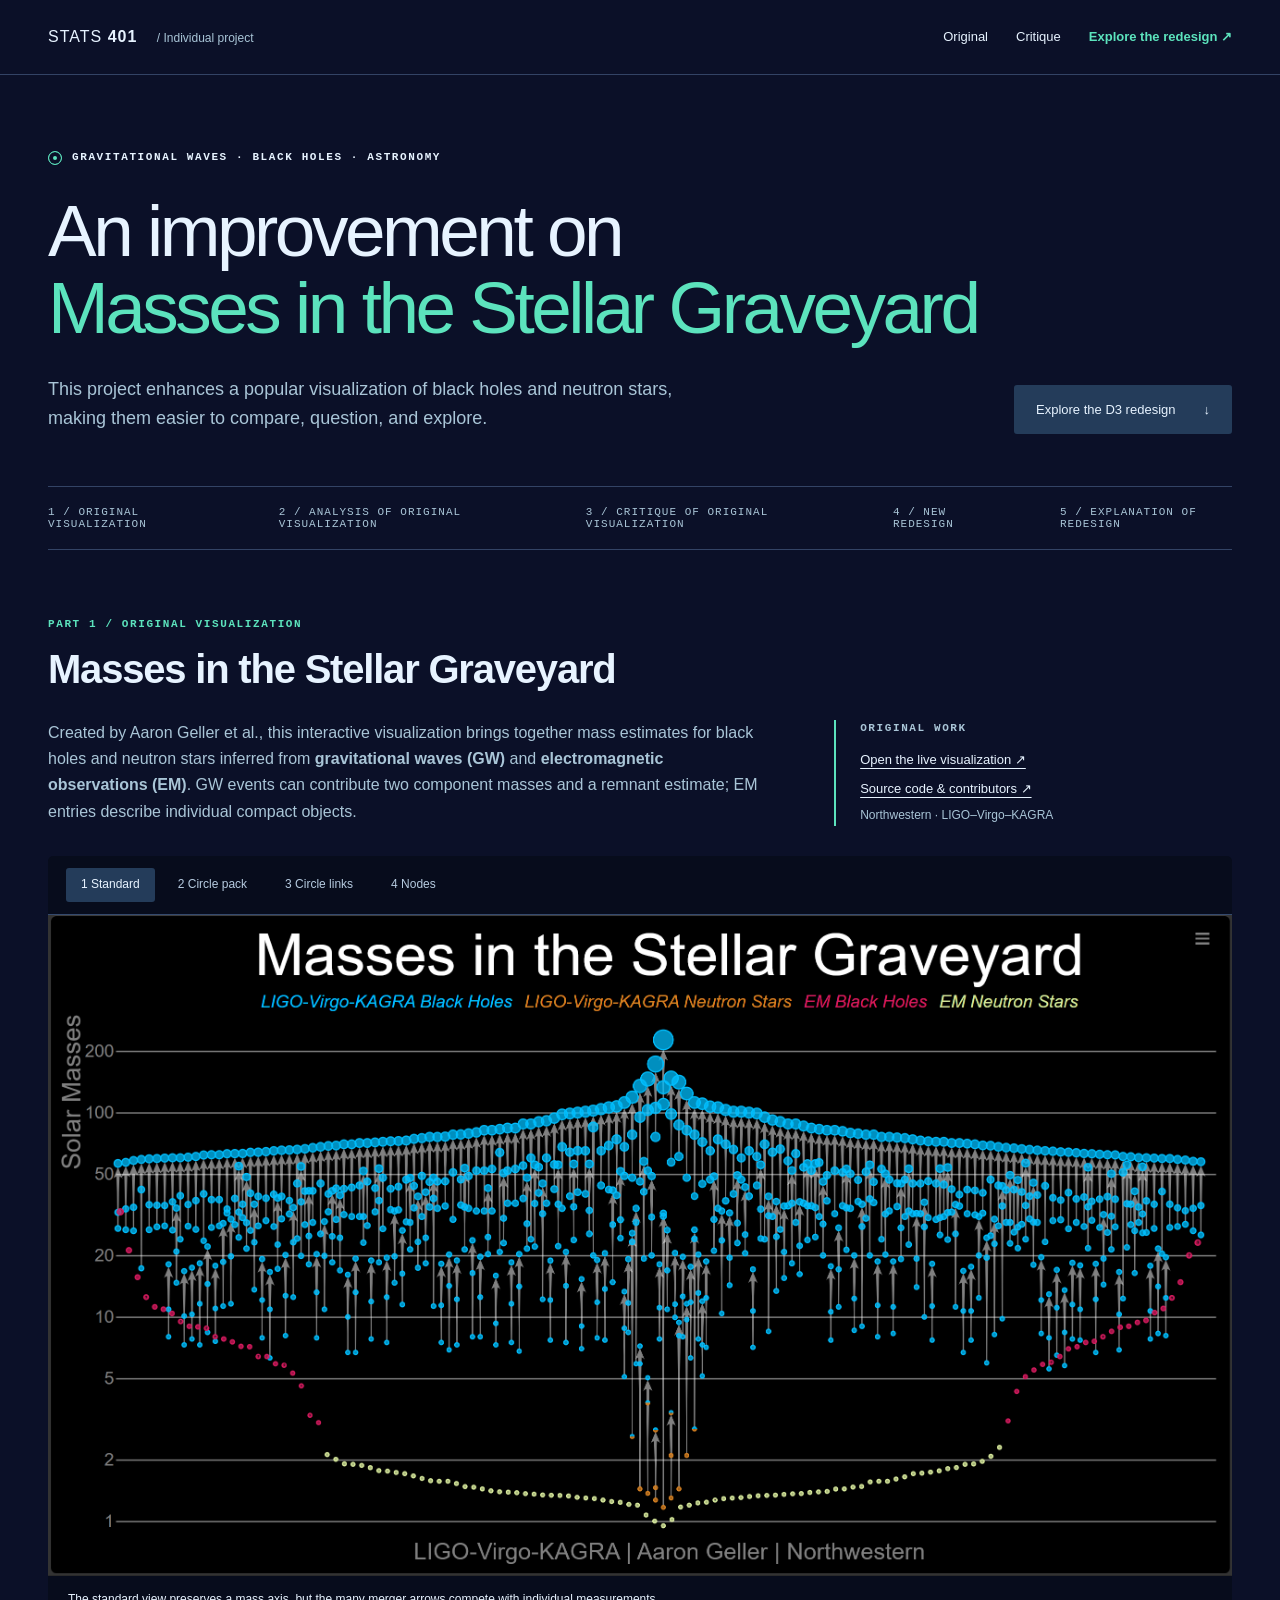
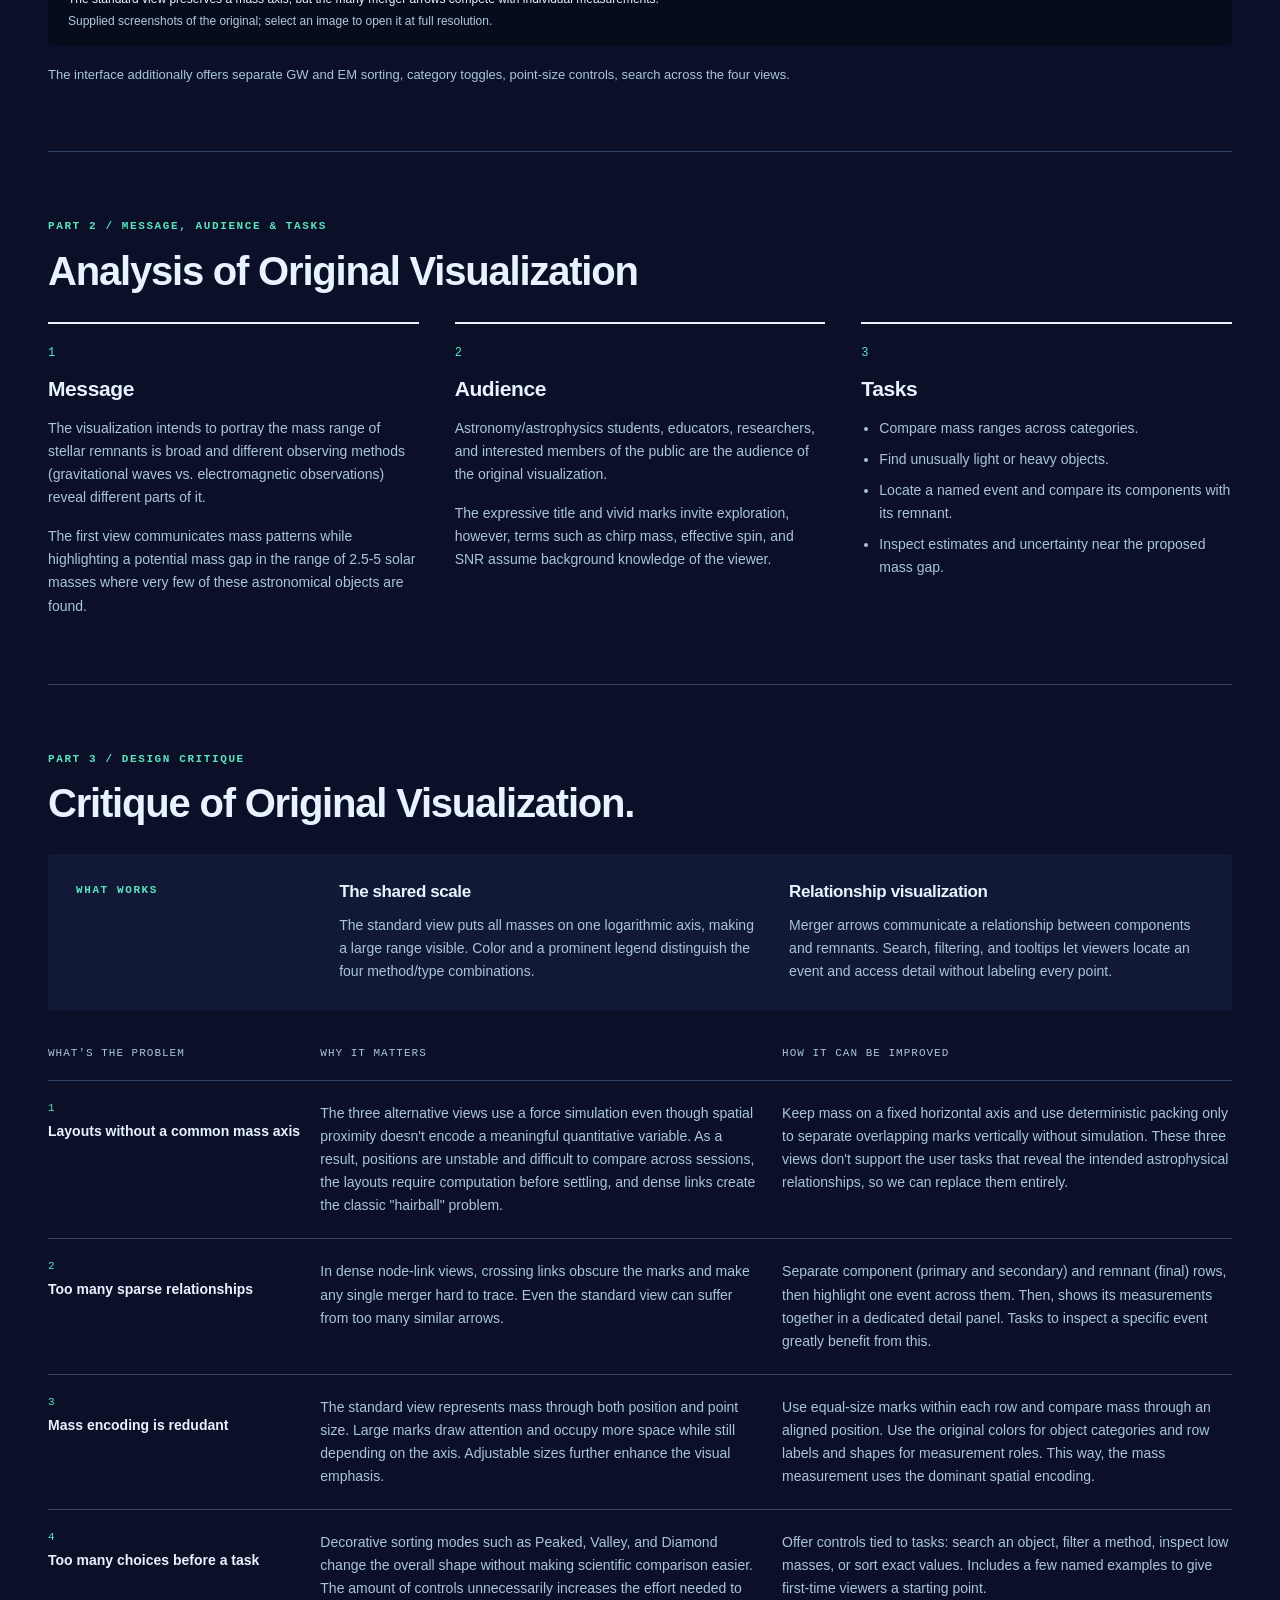
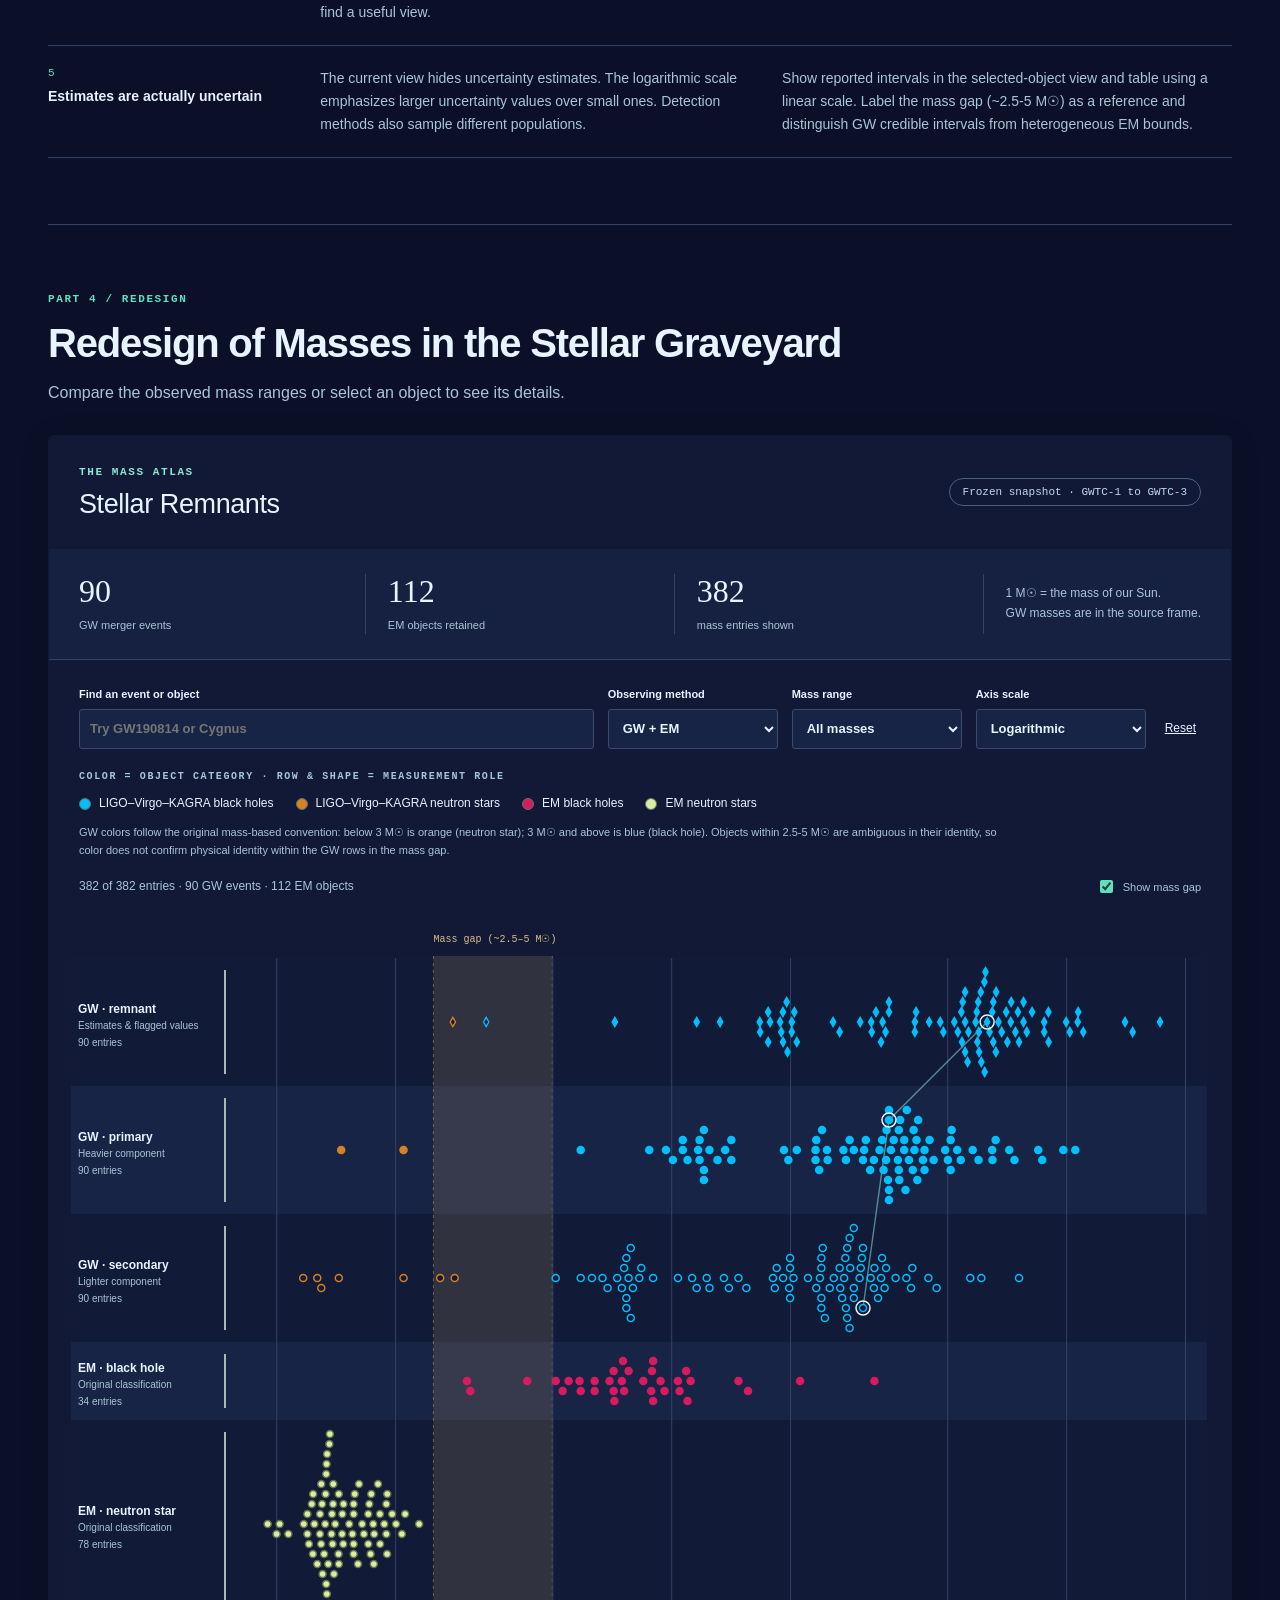
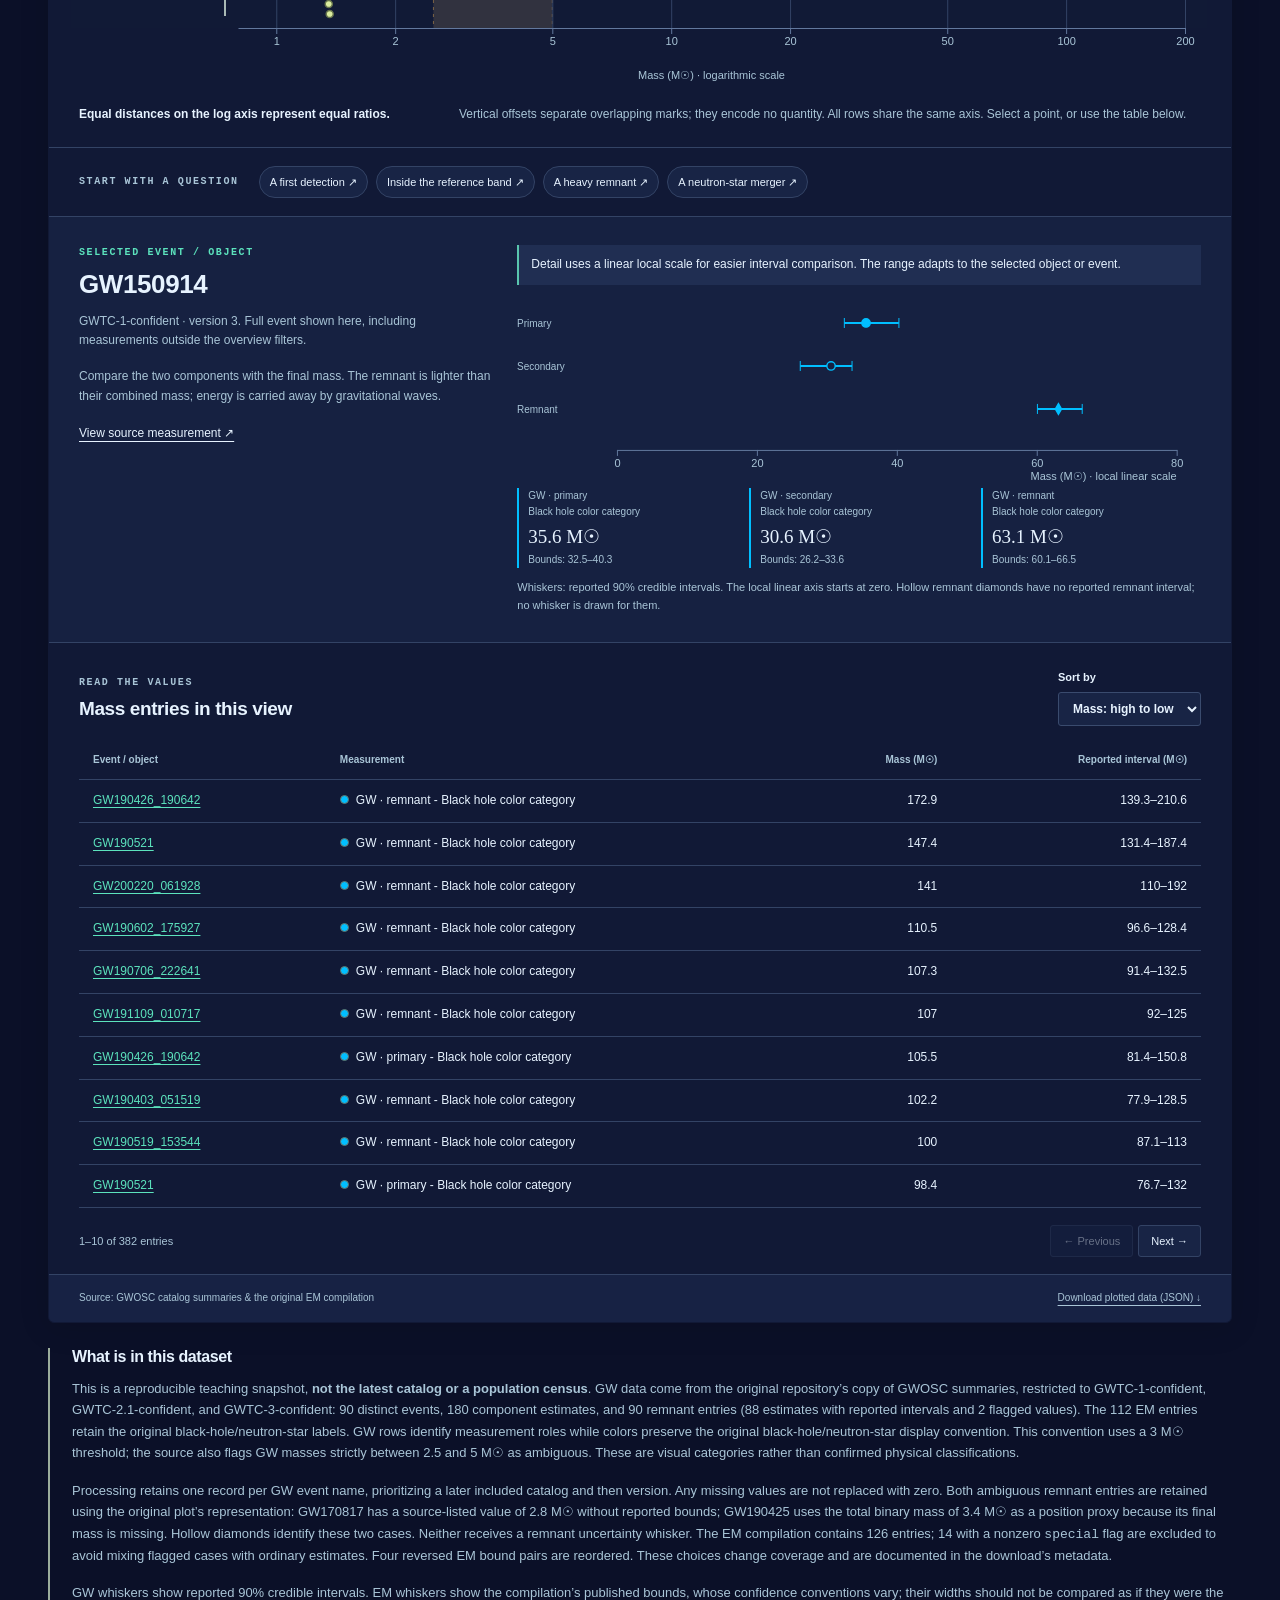
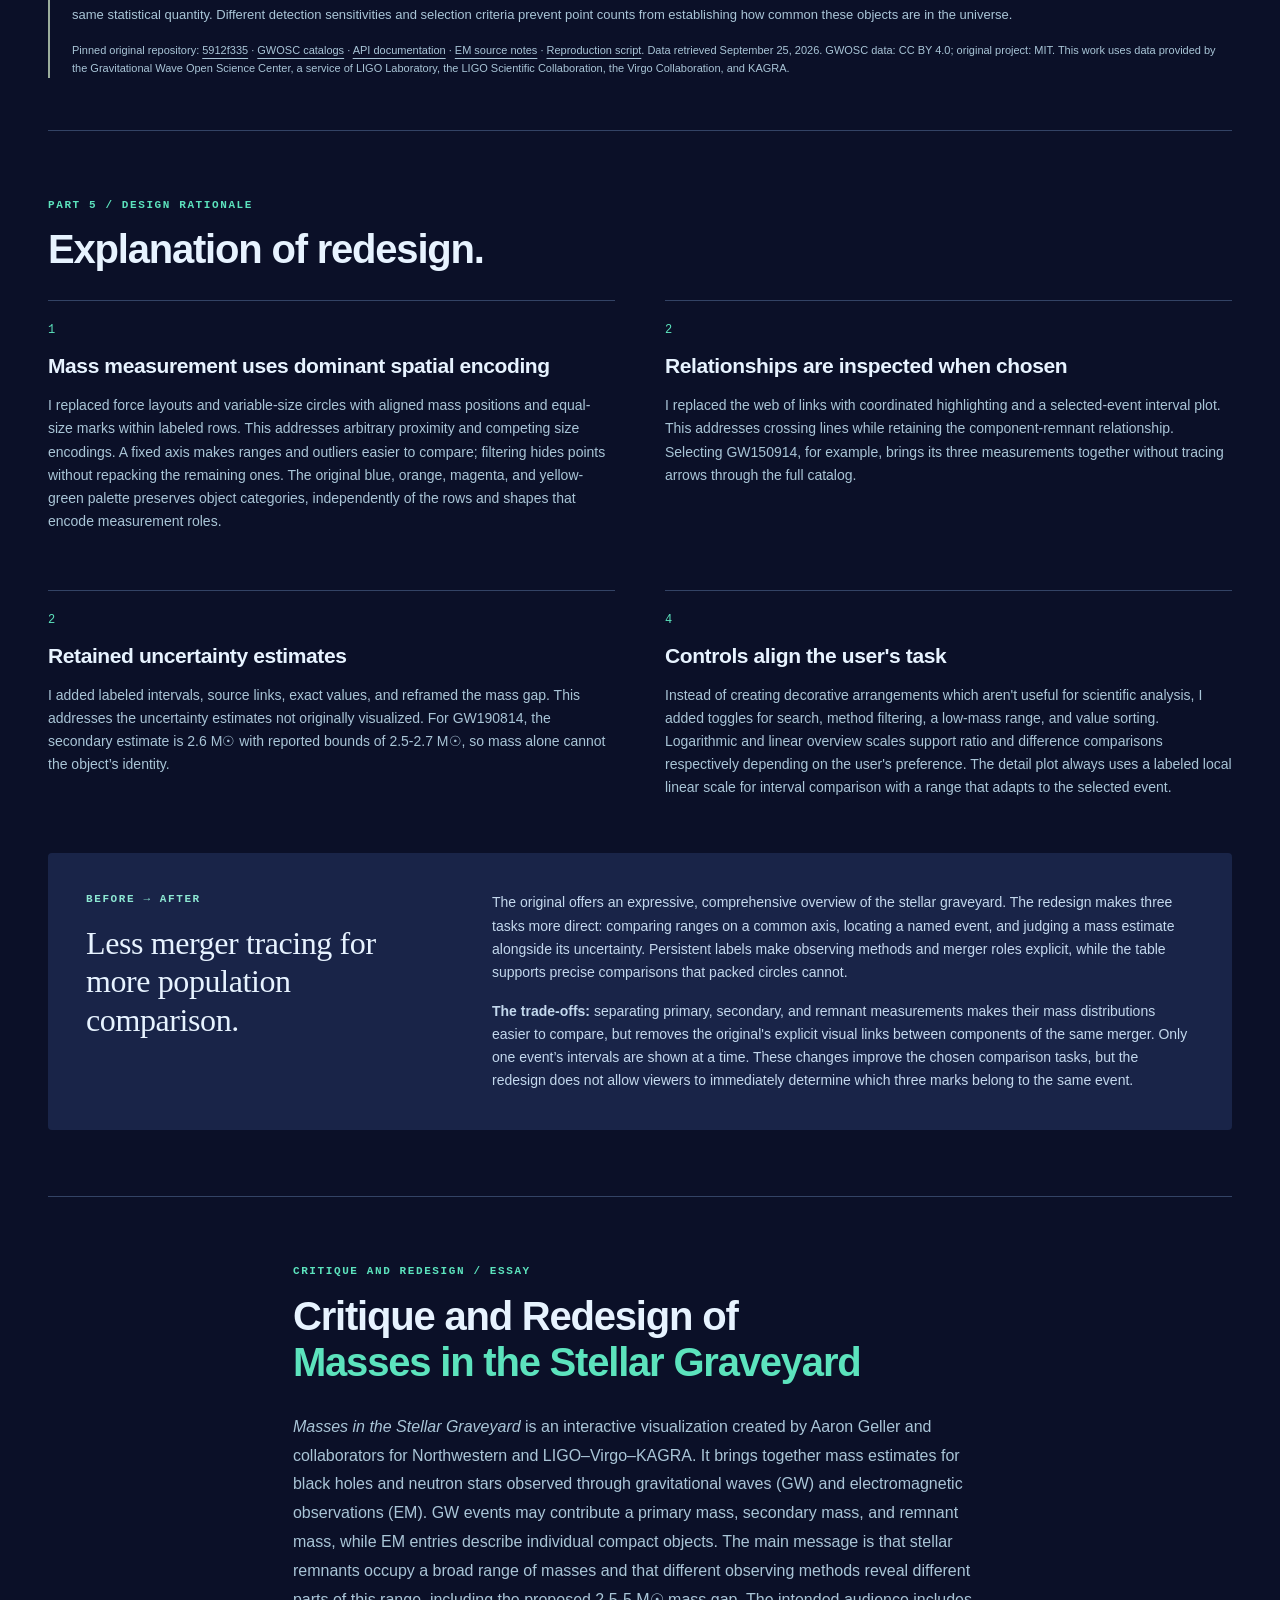
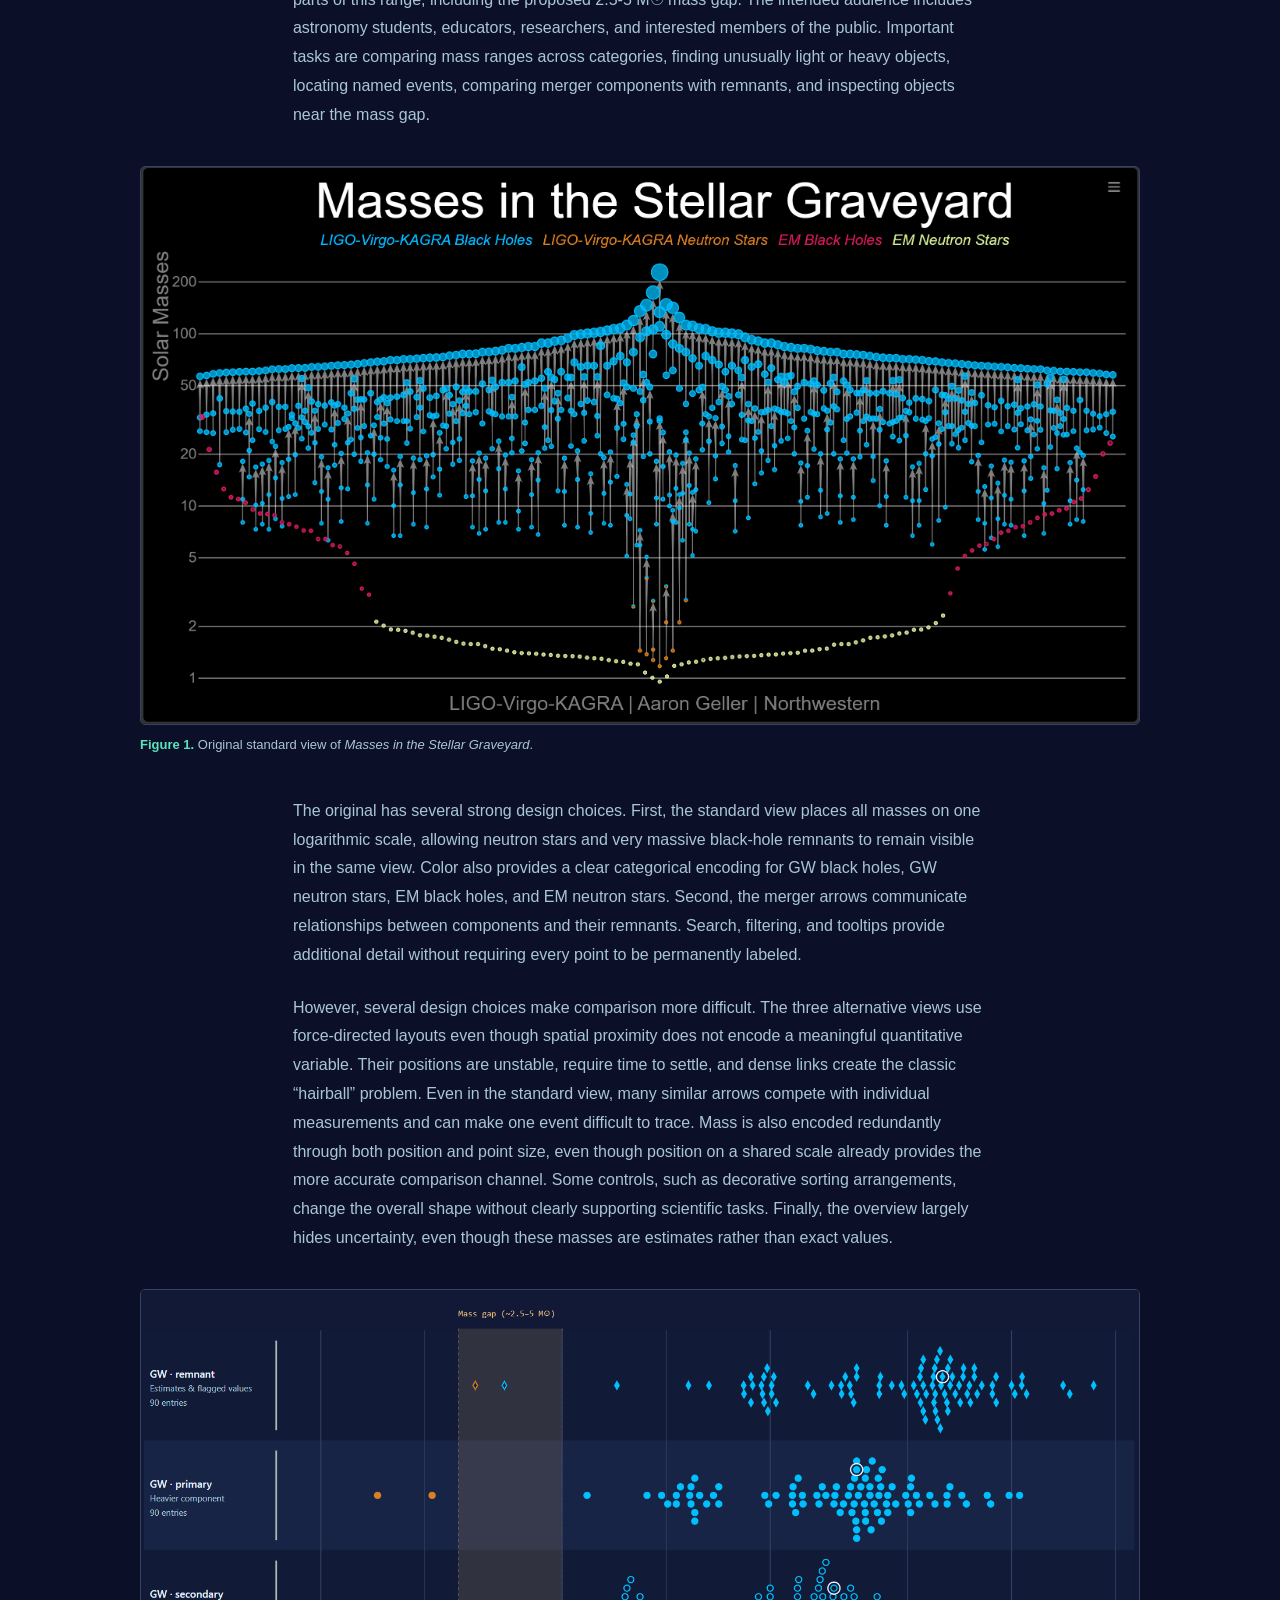
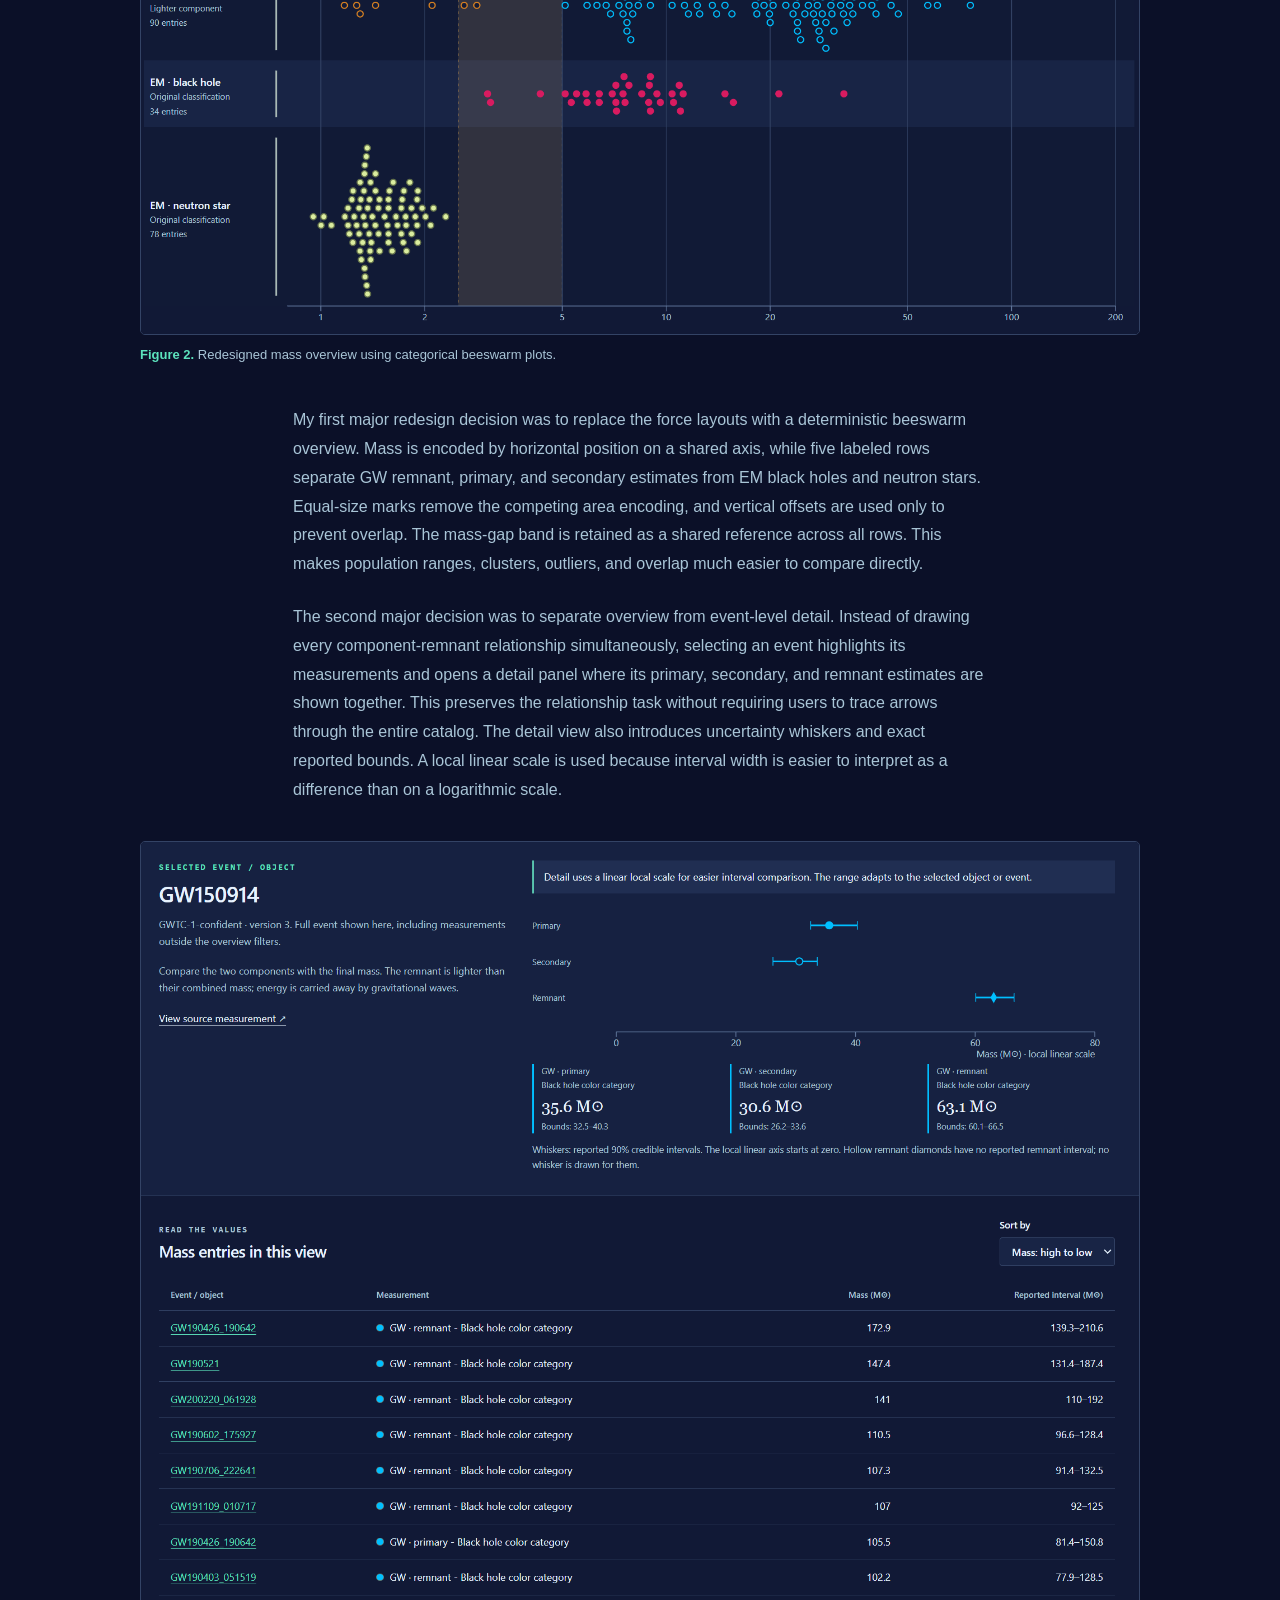
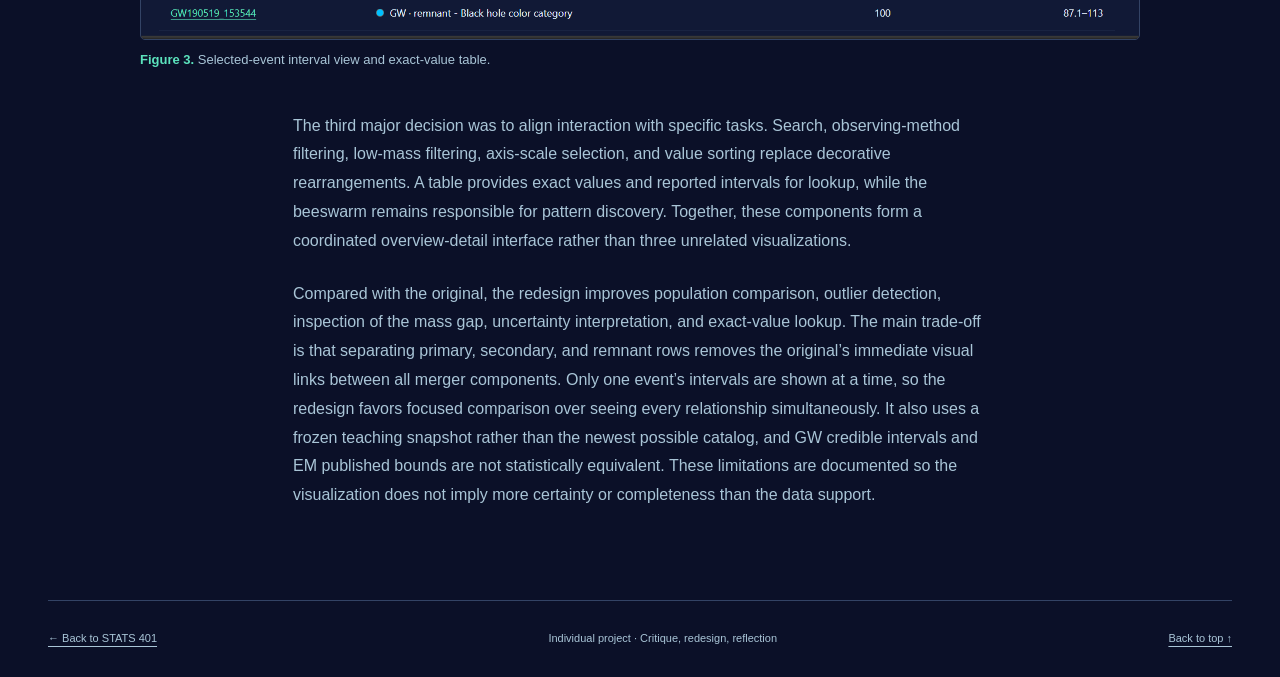
<file: individual-project/index.html>
<!DOCTYPE html>
<html lang="en">
<head>
  <meta charset="UTF-8">
  <meta name="viewport" content="width=device-width, initial-scale=1">
  <meta name="theme-color" content="#142d36">
  <title>Individual Project | STATS 401</title>
  <link rel="stylesheet" href="style.css">
  <script src="vendor/d3.v7.min.js" defer></script>
  <script src="main.js" defer></script>
</head>
<body>
<a class="skip-link" href="#main">Skip to content</a>
<header class="site-header">
  <a class="wordmark" href="../index.html">STATS <strong>401</strong> <span>/ Individual project</span></a>
  <nav aria-label="Project sections"><a href="#original">Original</a><a href="#critique">Critique</a><a href="#redesign">Explore the redesign <span aria-hidden="true">↗</span></a></nav>
</header>
<main id="main">
  <section class="hero">
    <p class="eyebrow"><span class="small-orbit" aria-hidden="true"></span> Gravitational Waves · Black Holes · Astronomy</p>
    <h1>An improvement on <br><div class="og-title">Masses in the Stellar Graveyard</div></h1>
    <div class="hero-bottom">
      <p>This project enhances a popular visualization of black holes and neutron stars, making them easier to compare, question, and explore.</p>
      <a class="primary-link" href="#redesign">Explore the D3 redesign <span aria-hidden="true">↓</span></a>
    </div>
    <div class="hero-meta"><span>1 / Original visualization</span><span>2 / Analysis of original visualization</span><span>3 / Critique of original visualization</span><span>4 / New Redesign</span><span>5 / Explanation of redesign</span></div>
  </section>

  <section id="original" class="chapter">
    <div class="section-heading"><p class="eyebrow">Part 1 / Original visualization</p><h2>Masses in the Stellar Graveyard</h2></div>
    <div class="intro-grid">
      <p>Created by Aaron Geller et al., this interactive visualization brings together mass estimates for black holes and neutron stars inferred from <strong>gravitational waves (GW)</strong> and <strong>electromagnetic observations (EM)</strong>. GW events can contribute two component masses and a remnant estimate; EM entries describe individual compact objects.</p>
      <div class="source-card"><span class="eyebrow">Original work</span><a href="https://ligo.northwestern.edu/media/mass-plot/index.html">Open the live visualization ↗</a><a href="https://github.com/ageller/LIGO-Virgo-Mass-Plot_v2.0">Source code &amp; contributors ↗</a><span>Northwestern · LIGO–Virgo–KAGRA</span></div>
    </div>
    <figure class="original-figure">
      <div class="gallery-controls" role="group" aria-label="Original visualization screenshots">
        <button class="active" aria-pressed="true" data-view="1">1 Standard</button>
        <button aria-pressed="false" data-view="2">2 Circle pack</button>
        <button aria-pressed="false" data-view="3">3 Circle links</button>
        <button aria-pressed="false" data-view="4">4 Nodes</button>
      </div>
      <a id="original-image-link" href="original-viz-view1.png" target="_blank" rel="noopener"><img id="original-image" src="original-viz-view1.png" width="2559" height="1430" alt="Original standard view: colored compact-object masses on a logarithmic vertical axis, with many arrows joining merger components to remnants."></a>
      <figcaption><span id="original-caption">The standard view preserves a mass axis, but the many merger arrows compete with individual measurements.</span> Supplied screenshots of the original; select an image to open it at full resolution.</figcaption>
    </figure>
    <p class="section-note">The interface additionally offers separate GW and EM sorting, category toggles, point-size controls, search across the four views.</p>
  </section>

  <section id="analysis" class="chapter">
    <div class="section-heading"><p class="eyebrow">Part 2 / Message, audience &amp; tasks</p><h2>Analysis of Original Visualization</h2></div>
    <div class="analysis-grid">
      <article><span class="card-number">1</span><h3>Message</h3><p>The visualization intends to portray the mass range of stellar remnants is broad and different observing methods (gravitational waves vs. electromagnetic observations) reveal different parts of it. </p><p>The first view communicates mass patterns while highlighting a potential mass gap in the range of 2.5-5 solar masses where very few of these astronomical objects are found.</p></article>
      <article><span class="card-number">2</span><h3>Audience</h3><p>Astronomy/astrophysics students, educators, researchers, and interested members of the public are the audience of the original visualization.</p><p>The expressive title and vivid marks invite exploration, however, terms such as chirp mass, effective spin, and SNR assume background knowledge of the viewer.</p></article>
      <article><span class="card-number">3</span><h3>Tasks</h3><ul><li>Compare mass ranges across categories.</li><li>Find unusually light or heavy objects.</li><li>Locate a named event and compare its components with its remnant.</li><li>Inspect estimates and uncertainty near the proposed mass gap.</li></ul></article>
    </div>
  </section>

  <section id="critique" class="chapter">
    <div class="section-heading"><p class="eyebrow">Part 3 / Design critique</p><h2>Critique of Original Visualization.</h2></div>
    <div class="strengths">
      <p class="eyebrow">What works</p>
      <article><h3>The shared scale</h3><p>The standard view puts all masses on one logarithmic axis, making a large range visible. Color and a prominent legend distinguish the four method/type combinations.</p></article>
      <article><h3>Relationship visualization</h3><p>Merger arrows communicate a relationship between components and remnants. Search, filtering, and tooltips let viewers locate an event and access detail without labeling every point.</p></article>
    </div>
    <div class="table-scroll critique-table-wrap">
      <table class="critique-table">
        <caption class="sr-only">Five design weaknesses, their consequences, and proposed improvements</caption>
        <thead><tr><th scope="col">What's the problem</th><th scope="col">Why it matters</th><th scope="col">How it can be improved</th></tr></thead>
        <tbody>
          <tr><th scope="row"><span>1</span> Layouts without a common mass axis</th><td>The three alternative views use a force simulation even though spatial proximity doesn't encode a meaningful quantitative variable. As a result, positions are unstable and difficult to compare across sessions, the layouts require computation before settling, and dense links create the classic "hairball" problem.</td><td>Keep mass on a fixed horizontal axis and use deterministic packing only to separate overlapping marks vertically without simulation. These three views don't support the user tasks that reveal the intended astrophysical relationships, so we can replace them entirely.</td></tr>
          <tr><th scope="row"><span>2</span> Too many sparse relationships</th><td>In dense node-link views, crossing links obscure the marks and make any single merger hard to trace. Even the standard view can suffer from too many similar arrows.</td><td>Separate component (primary and secondary) and remnant (final) rows, then highlight one event across them. Then, shows its measurements together in a dedicated detail panel. Tasks to inspect a specific event greatly benefit from this.</td></tr>
          <tr><th scope="row"><span>3</span> Mass encoding is redudant</th><td>The standard view represents mass through both position and point size. Large marks draw attention and occupy more space while still depending on the axis. Adjustable sizes further enhance the visual emphasis.</td><td>Use equal-size marks within each row and compare mass through an aligned position. Use the original colors for object categories and row labels and shapes for measurement roles. This way, the mass measurement uses the dominant spatial encoding.</td></tr>
          <tr><th scope="row"><span>4</span> Too many choices before a task</th><td>Decorative sorting modes such as Peaked, Valley, and Diamond change the overall shape without making scientific comparison easier. The amount of controls unnecessarily increases the effort needed to find a useful view.</td><td>Offer controls tied to tasks: search an object, filter a method, inspect low masses, or sort exact values. Includes a few named examples to give first-time viewers a starting point.</td></tr>
          <tr><th scope="row"><span>5</span> Estimates are actually uncertain</th><td>The current view hides uncertainty estimates. The logarithmic scale emphasizes larger uncertainty values over small ones. Detection methods also sample different populations.</td><td>Show reported intervals in the selected-object view and table using a linear scale. Label the mass gap (~2.5-5 M☉) as a reference and distinguish GW credible intervals from heterogeneous EM bounds.</td></tr>
        </tbody>
      </table>
    </div>
  </section>

  <section id="redesign" class="chapter explorer-section">
    <div class="section-heading"><p class="eyebrow">Part 4 / Redesign</p><h2>Redesign of Masses in the Stellar Graveyard</h2><p>Compare the observed mass ranges or select an object to see its details.</p></div>
    <div class="explorer">
      <div class="explorer-top"><div><p class="eyebrow">The mass atlas</p><h3>Stellar Remnants</h3></div><span class="snapshot-badge">Frozen snapshot · GWTC-1 to GWTC-3</span></div>
      <div class="stats-strip" aria-label="Dataset scope"><div><strong>90</strong><span>GW merger events</span></div><div><strong>112</strong><span>EM objects retained</span></div><div><strong>382</strong><span>mass entries shown</span></div><p>1 M☉ = the mass of our Sun.<br> GW masses are in the source frame.</p></div>
      <form id="controls" class="controls" aria-label="Filter the mass atlas">
        <label class="search-label">Find an event or object<input id="search" type="search" placeholder="Try GW190814 or Cygnus" autocomplete="off"></label>
        <label>Observing method<select id="method"><option value="all">GW + EM</option><option value="GW">Gravitational waves</option><option value="EM">Electromagnetic</option></select></label>
        <label>Mass range<select id="range"><option value="all">All masses</option><option value="low">Low masses: ≤ 5 M☉</option></select></label>
        <label>Axis scale<select id="scale"><option value="log">Logarithmic</option><option value="linear">Linear</option></select></label>
        <button type="button" id="reset" class="text-button">Reset</button>
      </form>
      <div class="encoding-key">
        <p class="eyebrow">Color = object category · Row &amp; shape = measurement role</p>
        <ul id="object-legend" class="object-legend" aria-label="Object category colors from the original visualization"></ul>
        <p class="legend-note">GW colors follow the original mass-based convention: below 3 M☉ is orange (neutron star); 3 M☉ and above is blue (black hole). Objects within 2.5-5 M☉ are ambiguous in their identity, so color does not confirm physical identity within the GW rows in the mass gap.</p>
      </div>
      <div class="chart-toolbar"><p id="result-count" role="status" aria-live="polite">Loading the local dataset…</p><label class="checkbox-label"><input id="gap" type="checkbox" checked> Show mass gap</label></div>
      <div id="load-error" class="error-box" hidden role="alert"></div>
      <p class="mobile-scroll-hint">Swipe the chart horizontally to compare the full mass range ?</p>
      <div class="chart-scroll" tabindex="0" role="region" aria-label="Mass overview chart; scroll horizontally on small screens">
        <svg id="overview" role="img" aria-label="Compact-object mass estimates by observing method, object type, and measurement role" aria-describedby="chart-description"><desc id="chart-description">Five rows share a mass axis. Colors follow the original object categories; rows and shapes identify measurement roles. Select objects using the searchable table below for accessible details.</desc></svg>
      </div>
      <p id="empty-state" class="empty-state" hidden>No measurements match these filters. Clear the search or reset the atlas.</p>
      <div class="chart-reading"><p id="scale-explanation">Equal distances on the log axis represent equal ratios.</p><p>Vertical offsets separate overlapping marks; they encode no quantity. All rows share the same axis. Select a point, or use the table below.</p></div>
      <div class="guided-questions"><span class="eyebrow">Start with a question</span><button type="button" data-example="GW150914">A first detection ↗</button><button type="button" data-example="GW190814">Inside the reference band ↗</button><button type="button" data-example="GW190521">A heavy remnant ↗</button><button type="button" data-example="GW170817">A neutron-star merger ↗</button></div>
      <div class="detail-panel" id="detail-panel">
        <div class="detail-copy"><p class="eyebrow">Selected event / object</p><h3 id="detail-name">GW150914</h3><p id="detail-context"></p><p id="detail-note"></p><a id="detail-source" href="https://gwosc.org/eventapi/html/GWTC-1-confident/GW150914/v3/">View source measurement ↗</a></div>
        <div class="detail-viz"><p class="detail-scale-note">Detail uses a linear local scale for easier interval comparison. The range adapts to the selected object or event.</p><svg id="detail-chart" role="img" aria-label="Selected measurements with reported mass intervals"></svg><div id="detail-values"></div><p class="fine-print" id="interval-note"></p></div>
      </div>
      <div class="data-heading"><div><p class="eyebrow">Read the values</p><h3>Mass entries in this view</h3></div><label>Sort by<select id="sort"><option value="mass-desc">Mass: high to low</option><option value="mass-asc">Mass: low to high</option><option value="name">Object name</option></select></label></div>
      <div class="table-scroll">
        <table id="data-table"><caption class="sr-only">Filtered mass entries, including flagged remnant values. Select a name to inspect all measurements for that event.</caption><thead><tr><th scope="col">Event / object</th><th scope="col">Measurement</th><th scope="col">Mass (M☉)</th><th scope="col">Reported interval (M☉)</th></tr></thead><tbody id="data-body"></tbody></table>
      </div>
      <div class="pagination"><p id="page-status" aria-live="polite"></p><div><button type="button" id="previous">← Previous</button><button type="button" id="next">Next →</button></div></div>
      <div class="dataset-footer"><span>Source: GWOSC catalog summaries &amp; the original EM compilation</span><a href="data/masses.json" download>Download plotted data (JSON) ↓</a></div>
    </div>
    <noscript><p class="error-box">JavaScript is required for the D3 explorer. The analysis remains readable, and the <a href="data/masses.json">local dataset is available here</a>.</p></noscript>
    <aside class="methodology">
      <h3>What is in this dataset</h3>
      <p>This is a reproducible teaching snapshot, <strong>not the latest catalog or a population census</strong>. GW data come from the original repository’s copy of GWOSC summaries, restricted to GWTC-1-confident, GWTC-2.1-confident, and GWTC-3-confident: 90 distinct events, 180 component estimates, and 90 remnant entries (88 estimates with reported intervals and 2 flagged values). The 112 EM entries retain the original black-hole/neutron-star labels. GW rows identify measurement roles while colors preserve the original black-hole/neutron-star display convention. This convention uses a 3 M☉ threshold; the source also flags GW masses strictly between 2.5 and 5 M☉ as ambiguous. These are visual categories rather than confirmed physical classifications.</p>
      <p>Processing retains one record per GW event name, prioritizing a later included catalog and then version. Any missing values are not replaced with zero. Both ambiguous remnant entries are retained using the original plot’s representation: GW170817 has a source-listed value of 2.8 M☉ without reported bounds; GW190425 uses the total binary mass of 3.4 M☉ as a position proxy because its final mass is missing. Hollow diamonds identify these two cases. Neither receives a remnant uncertainty whisker. The EM compilation contains 126 entries; 14 with a nonzero <code>special</code> flag are excluded to avoid mixing flagged cases with ordinary estimates. Four reversed EM bound pairs are reordered. These choices change coverage and are documented in the download’s metadata.</p>
      <p>GW whiskers show reported 90% credible intervals. EM whiskers show the compilation’s published bounds, whose confidence conventions vary; their widths should not be compared as if they were the same statistical quantity. Different detection sensitivities and selection criteria prevent point counts from establishing how common these objects are in the universe.</p>
      <p class="fine-print">Pinned original repository: <a href="https://github.com/ageller/LIGO-Virgo-Mass-Plot_v2.0/tree/5912f3355382df1b92e3b3bf1152792d8e16c116">5912f335</a> · <a href="https://gwosc.org/eventapi/html/">GWOSC catalogs</a> · <a href="https://gwosc.org/api/">API documentation</a> · <a href="https://github.com/ageller/LIGO-Virgo-Mass-Plot_v2.0/blob/5912f3355382df1b92e3b3bf1152792d8e16c116/src/data/README.md">EM source notes</a> · <a href="prepare_data.py">Reproduction script</a>. Data retrieved September 25, 2026. GWOSC data: CC BY 4.0; original project: MIT. This work uses data provided by the Gravitational Wave Open Science Center, a service of LIGO Laboratory, the LIGO Scientific Collaboration, the Virgo Collaboration, and KAGRA.</p>
    </aside>
  </section>

  <section id="decisions" class="chapter">
    <div class="section-heading"><p class="eyebrow">Part 5 / Design rationale</p><h2>Explanation of redesign.</h2></div>
    <div class="decisions-grid">
      <article><span class="card-number">1</span><h3>Mass measurement uses dominant spatial encoding</h3><p>I replaced force layouts and variable-size circles with aligned mass positions and equal-size marks within labeled rows. This addresses arbitrary proximity and competing size encodings. A fixed axis makes ranges and outliers easier to compare; filtering hides points without repacking the remaining ones. The original blue, orange, magenta, and yellow-green palette preserves object categories, independently of the rows and shapes that encode measurement roles.</p></article>
      <article><span class="card-number">2</span><h3>Relationships are inspected when chosen</h3><p>I replaced the web of links with coordinated highlighting and a selected-event interval plot. This addresses crossing lines while retaining the component-remnant relationship. Selecting GW150914, for example, brings its three measurements together without tracing arrows through the full catalog.</p></article>
      <article><span class="card-number">2</span><h3>Retained uncertainty estimates</h3><p>I added labeled intervals, source links, exact values, and reframed the mass gap. This addresses the uncertainty estimates not originally visualized. For GW190814, the secondary estimate is 2.6 M☉ with reported bounds of 2.5-2.7 M☉, so mass alone cannot the object’s identity.</p></article>
      <article><span class="card-number">4</span><h3>Controls align the user's task</h3><p>Instead of creating decorative arrangements which aren't useful for scientific analysis, I added toggles for search, method filtering, a low-mass range, and value sorting. Logarithmic and linear overview scales support ratio and difference comparisons respectively depending on the user's preference. The detail plot always uses a labeled local linear scale for interval comparison with a range that adapts to the selected event.</p></article>
    </div>
    <div class="comparison">
      <div><p class="eyebrow">Before → After</p><h3>Less merger tracing for more population comparison.</h3></div>
      <div><p>The original offers an expressive, comprehensive overview of the stellar graveyard. The redesign makes three tasks more direct: comparing ranges on a common axis, locating a named event, and judging a mass estimate alongside its uncertainty. Persistent labels make observing methods and merger roles explicit, while the table supports precise comparisons that packed circles cannot.</p><p><strong>The trade-offs:</strong> separating primary, secondary, and remnant measurements makes their mass distributions easier to compare, but removes the original's explicit visual links between components of the same merger. Only one event’s intervals are shown at a time. These changes improve the chosen comparison tasks, but the redesign does not allow viewers to immediately determine which three marks belong to the same event.</p></div>
    </div>
  </section>
  <section id="essay" class="chapter essay">
    <div class="section-heading">
      <p class="eyebrow">Critique and redesign / Essay</p>
      <h2>Critique and Redesign of <div class="og-title">Masses in the Stellar Graveyard</div></h2>
    </div>

    <p><em>Masses in the Stellar Graveyard</em> is an interactive visualization created by Aaron Geller and collaborators for Northwestern and LIGO–Virgo–KAGRA. It brings together mass estimates for black holes and neutron stars observed through gravitational waves (GW) and electromagnetic observations (EM). GW events may contribute a primary mass, secondary mass, and remnant mass, while EM entries describe individual compact objects. The main message is that stellar remnants occupy a broad range of masses and that different observing methods reveal different parts of this range, including the proposed 2.5-5 M☉ mass gap. The intended audience includes astronomy students, educators, researchers, and interested members of the public. Important tasks are comparing mass ranges across categories, finding unusually light or heavy objects, locating named events, comparing merger components with remnants, and inspecting objects near the mass gap.</p>

    <figure class="essay-figure">
      <img src="original-viz-view1.png" width="2559" height="1430" loading="lazy" alt="Original standard view of Masses in the Stellar Graveyard, showing colored objects on a shared mass axis with merger arrows.">
      <figcaption><strong>Figure 1.</strong> Original standard view of <em>Masses in the Stellar Graveyard</em>.</figcaption>
    </figure>

    <p>The original has several strong design choices. First, the standard view places all masses on one logarithmic scale, allowing neutron stars and very massive black-hole remnants to remain visible in the same view. Color also provides a clear categorical encoding for GW black holes, GW neutron stars, EM black holes, and EM neutron stars. Second, the merger arrows communicate relationships between components and their remnants. Search, filtering, and tooltips provide additional detail without requiring every point to be permanently labeled.</p>

    <p>However, several design choices make comparison more difficult. The three alternative views use force-directed layouts even though spatial proximity does not encode a meaningful quantitative variable. Their positions are unstable, require time to settle, and dense links create the classic “hairball” problem. Even in the standard view, many similar arrows compete with individual measurements and can make one event difficult to trace. Mass is also encoded redundantly through both position and point size, even though position on a shared scale already provides the more accurate comparison channel. Some controls, such as decorative sorting arrangements, change the overall shape without clearly supporting scientific tasks. Finally, the overview largely hides uncertainty, even though these masses are estimates rather than exact values.</p>

    <figure class="essay-figure">
      <img src="redesign-1.png" width="1742" height="1124" loading="lazy" alt="Redesigned mass overview with five categorical beeswarm rows on a shared horizontal mass axis.">
      <figcaption><strong>Figure 2.</strong> Redesigned mass overview using categorical beeswarm plots.</figcaption>
    </figure>

    <p>My first major redesign decision was to replace the force layouts with a deterministic beeswarm overview. Mass is encoded by horizontal position on a shared axis, while five labeled rows separate GW remnant, primary, and secondary estimates from EM black holes and neutron stars. Equal-size marks remove the competing area encoding, and vertical offsets are used only to prevent overlap. The mass-gap band is retained as a shared reference across all rows. This makes population ranges, clusters, outliers, and overlap much easier to compare directly.</p>

    <p>The second major decision was to separate overview from event-level detail. Instead of drawing every component-remnant relationship simultaneously, selecting an event highlights its measurements and opens a detail panel where its primary, secondary, and remnant estimates are shown together. This preserves the relationship task without requiring users to trace arrows through the entire catalog. The detail view also introduces uncertainty whiskers and exact reported bounds. A local linear scale is used because interval width is easier to interpret as a difference than on a logarithmic scale.</p>

    <figure class="essay-figure">
      <img src="redesign-2.png" width="1783" height="1425" loading="lazy" alt="Selected-event interval view with mass whiskers, reported bounds, and a table of exact values.">
      <figcaption><strong>Figure 3.</strong> Selected-event interval view and exact-value table.</figcaption>
    </figure>

    <p>The third major decision was to align interaction with specific tasks. Search, observing-method filtering, low-mass filtering, axis-scale selection, and value sorting replace decorative rearrangements. A table provides exact values and reported intervals for lookup, while the beeswarm remains responsible for pattern discovery. Together, these components form a coordinated overview-detail interface rather than three unrelated visualizations.</p>

    <p>Compared with the original, the redesign improves population comparison, outlier detection, inspection of the mass gap, uncertainty interpretation, and exact-value lookup. The main trade-off is that separating primary, secondary, and remnant rows removes the original’s immediate visual links between all merger components. Only one event’s intervals are shown at a time, so the redesign favors focused comparison over seeing every relationship simultaneously. It also uses a frozen teaching snapshot rather than the newest possible catalog, and GW credible intervals and EM published bounds are not statistically equivalent. These limitations are documented so the visualization does not imply more certainty or completeness than the data support.</p>
  </section>
</main>
<footer class="site-footer"><a href="../index.html">← Back to STATS 401</a><p>Individual project · Critique, redesign, reflection</p><a href="#main">Back to top ↑</a></footer>
<div id="tooltip" class="tooltip" hidden></div>
</body>


</html>
</file>
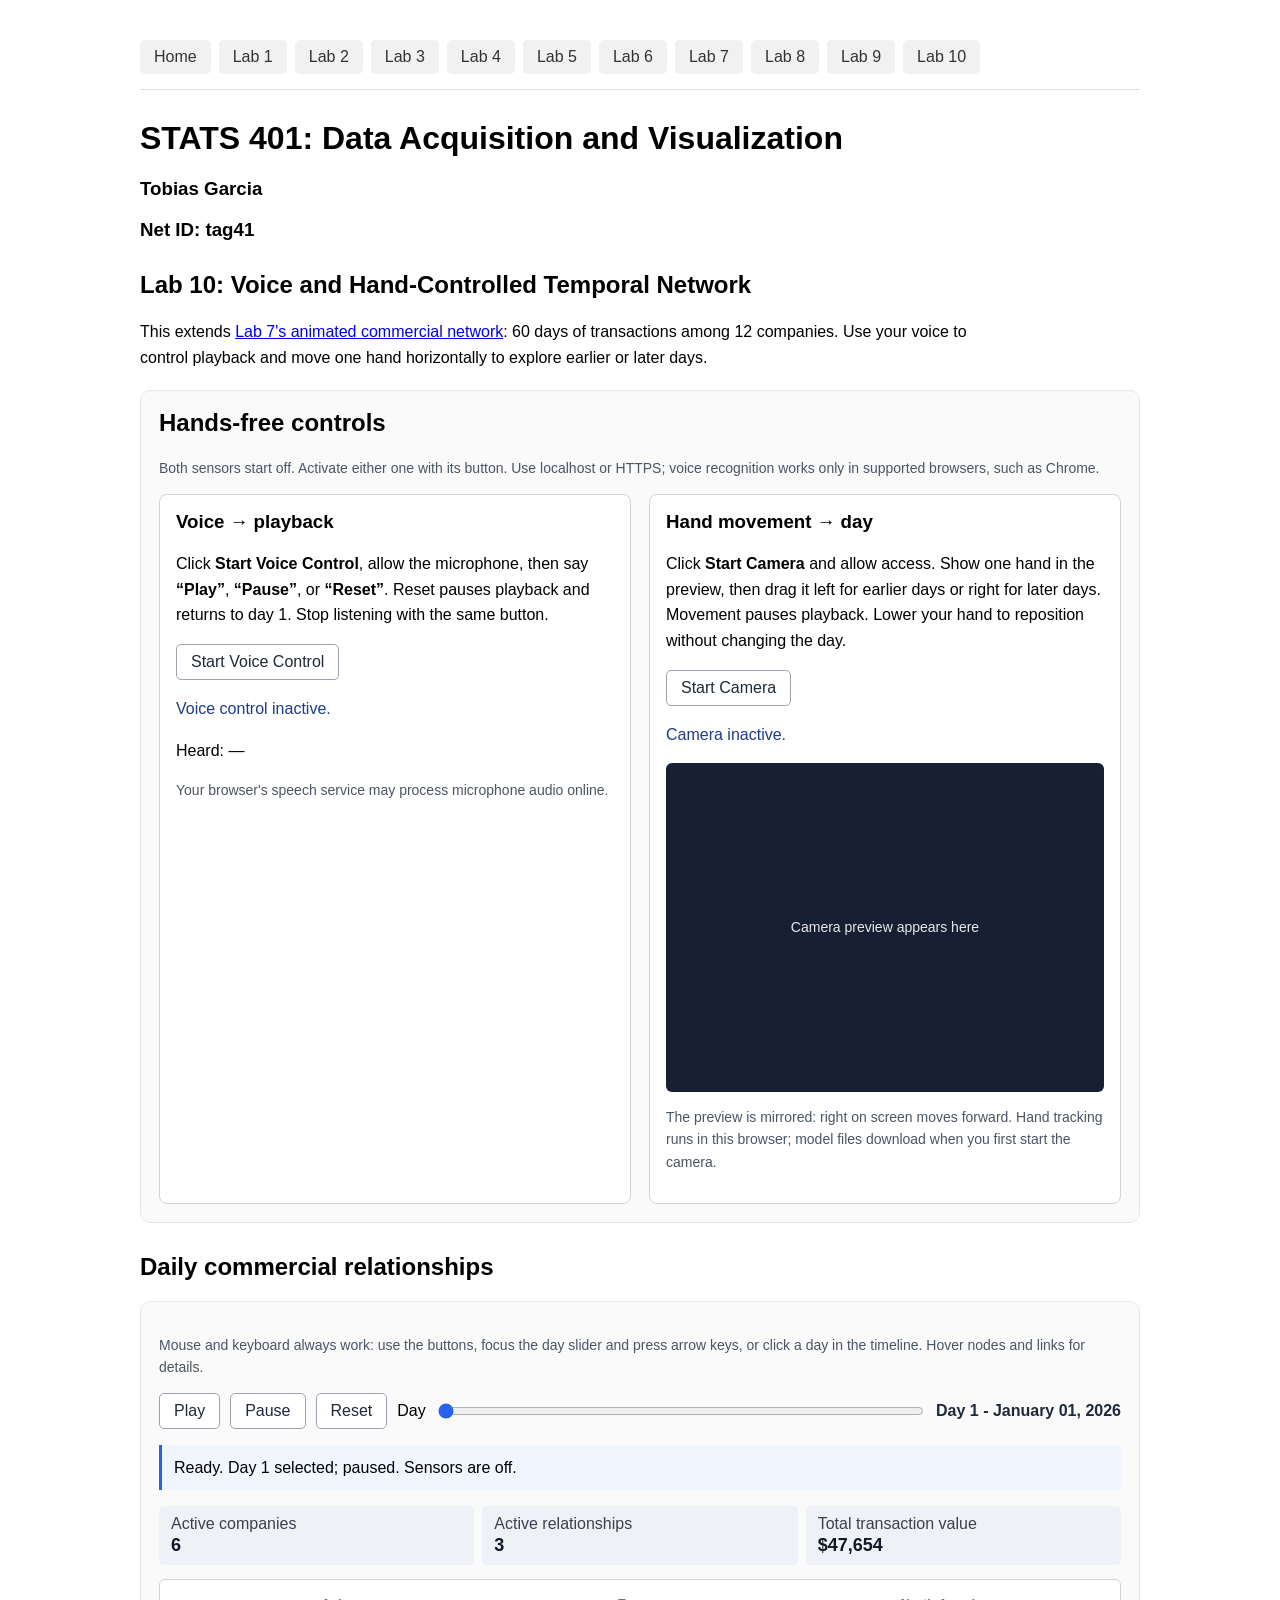
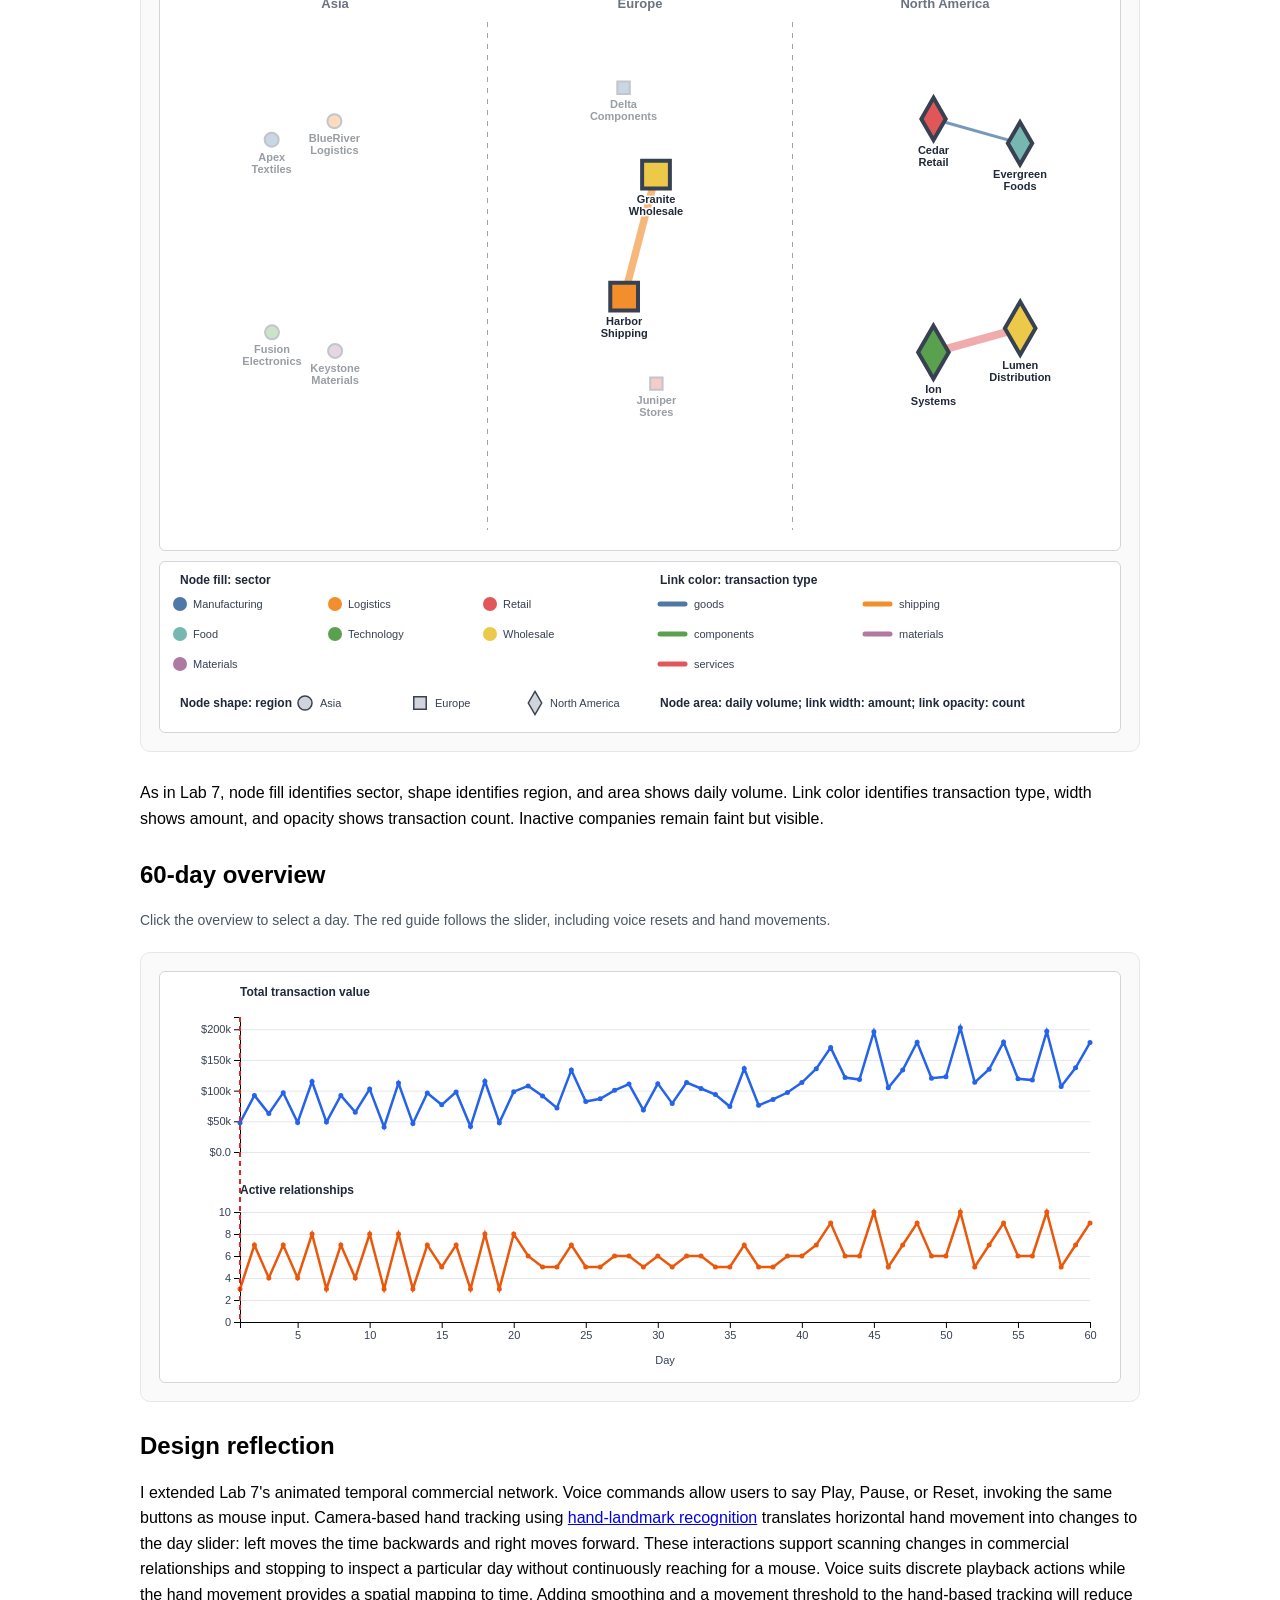
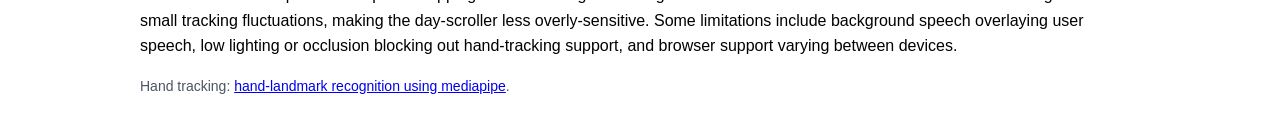
<file: lab10/index.html>
<!DOCTYPE html>
<html lang="en">
<head>
    <meta charset="UTF-8">
    <meta name="viewport" content="width=device-width, initial-scale=1.0">
    <title>Lab 10 | Voice and Hand-Controlled Temporal Network</title>
    <link rel="stylesheet" href="../css/style.css">
    <link rel="stylesheet" href="lab10.css">
</head>
<body>
    <nav class="lab-nav" aria-label="Labs">
        <a href="../index.html">Home</a>
        <a href="../lab1/index.html">Lab 1</a>
        <a href="../lab2/index.html">Lab 2</a>
        <a href="../lab3/index.html">Lab 3</a>
        <a href="../lab4/index.html">Lab 4</a>
        <a href="../lab5/index.html">Lab 5</a>
        <a href="../lab6/index.html">Lab 6</a>
        <a href="../lab7/index.html">Lab 7</a>
        <a href="../lab8/index.html">Lab 8</a>
        <a href="../lab9/index.html">Lab 9</a>
        <a href="index.html" aria-current="page">Lab 10</a>
    </nav>
    <h1>STATS 401: Data Acquisition and Visualization</h1>
    <h3>Tobias Garcia</h3>
    <h3>Net ID: tag41</h3>
    <h2>Lab 10: Voice and Hand-Controlled Temporal Network</h2>
    <p class="intro">This extends <a href="../lab7/index.html">Lab 7's animated commercial network</a>:
        60 days of transactions among 12 companies. Use your voice to control playback and move one
        hand horizontally to explore earlier or later days.</p>

    <section class="interaction-panel" aria-labelledby="interaction-heading">
        <h2 id="interaction-heading">Hands-free controls</h2>
        <p class="hint">Both sensors start off. Activate either one with its button. Use localhost or HTTPS;
            voice recognition works only in supported browsers, such as Chrome.</p>
        <div class="interaction-grid">
            <div class="sensor-card">
                <h3>Voice → playback</h3>
                <p>Click <strong>Start Voice Control</strong>, allow the microphone, then say
                    <strong>“Play”</strong>, <strong>“Pause”</strong>, or <strong>“Reset”</strong>.
                    Reset pauses playback and returns to day 1. Stop listening with the same button.</p>
                <button id="voice-button" type="button" aria-pressed="false" disabled>Start Voice Control</button>
                <p id="voice-status" class="sensor-status" role="status">Voice control inactive.</p>
                <p id="voice-heard" class="recognition" aria-live="polite">Heard: —</p>
                <p class="hint">Your browser's speech service may process microphone audio online.</p>
            </div>
            <div class="sensor-card">
                <h3>Hand movement → day</h3>
                <p>Click <strong>Start Camera</strong> and allow access. Show one hand in the preview, then
                    drag it left for earlier days or right for later days. Movement pauses playback.
                    Lower your hand to reposition without changing the day.</p>
                <button id="camera-button" type="button" aria-pressed="false" disabled>Start Camera</button>
                <p id="gesture-status" class="sensor-status" role="status">Camera inactive.</p>
                <div class="camera-preview">
                    <video id="camera" autoplay playsinline muted aria-label="Mirrored webcam preview"></video>
                    <canvas id="hand-overlay" width="640" height="480" aria-hidden="true"></canvas>
                    <span id="camera-placeholder">Camera preview appears here</span>
                </div>
                <p class="hint">The preview is mirrored: right on screen moves forward. Hand tracking runs in
                    this browser; model files download when you first start the camera.</p>
            </div>
        </div>
    </section>

    <section aria-labelledby="network-heading">
        <h2 id="network-heading">Daily commercial relationships</h2>
        <div class="viz-panel">
            <p class="hint">Mouse and keyboard always work: use the buttons, focus the day slider and press
                arrow keys, or click a day in the timeline. Hover nodes and links for details.</p>
            <div class="controls">
                <button id="play" type="button" disabled>Play</button>
                <button id="pause" type="button" disabled>Pause</button>
                <button id="reset" type="button" disabled>Reset</button>
                <label for="time-slider">Day</label>
                <input type="range" id="time-slider" min="1" max="60" step="1" value="1" disabled>
                <output id="current-time" for="time-slider">Day 1</output>
            </div>
            <p id="action-status" class="action-status" role="status">Loading Lab 7 data…</p>
            <div class="summary">
                <div>Active companies<strong id="active-companies">0</strong></div>
                <div>Active relationships<strong id="active-links">0</strong></div>
                <div>Total transaction value<strong id="total-value">$0</strong></div>
            </div>
            <div id="network"></div>
            <div id="network-legend"></div>
        </div>
        <p>As in Lab 7, node fill identifies sector, shape identifies region, and area shows daily volume.
            Link color identifies transaction type, width shows amount, and opacity shows transaction count.
            Inactive companies remain faint but visible.</p>
    </section>
    <section aria-labelledby="timeline-heading">
        <h2 id="timeline-heading">60-day overview</h2>
        <p class="hint">Click the overview to select a day. The red guide follows the slider, including voice resets and hand movements.</p>
        <div class="viz-panel"><div id="timeline"></div></div>
    </section>

    <section aria-labelledby="reflection-heading">
        <h2 id="reflection-heading">Design reflection</h2>
        <p id="design-reflection">I extended Lab 7's animated temporal commercial network. Voice commands allow users to say Play, Pause, or Reset, invoking the same buttons as mouse input. Camera-based hand tracking using <a href="https://github.com/prashver/hand-landmark-recognition-using-mediapipe">hand-landmark recognition</a> translates horizontal hand movement into changes to the day slider: left moves the time backwards and right moves forward. These interactions support scanning changes in commercial relationships and stopping to inspect a particular day without continuously reaching for a mouse. Voice suits discrete playback actions while the hand movement provides a spatial mapping to time. Adding smoothing and a movement threshold to the hand-based tracking will reduce small tracking fluctuations, making the day-scroller less  overly-sensitive. Some limitations include background speech overlaying user speech, low lighting or occlusion blocking out hand-tracking support, and browser support varying between devices.</p>
        <p class="hint">Hand tracking: <a href="https://github.com/prashver/hand-landmark-recognition-using-mediapipe">hand-landmark recognition using mediapipe</a>.</p>
    </section>
    <div id="tooltip" class="tooltip" role="status" aria-live="polite"></div>
    <!-- Reuse the existing local D3 library and the original Lab 7 visualization directly. -->
    <script src="../individual-project/vendor/d3.v7.min.js"></script>
    <script src="../lab7/lab7.js"></script>
    <script type="module" src="lab10.js"></script>
</body>
</html>
</file>
<file: individual-project/style.css>
:root {
  --paper: #0b1028;
  --ink: #e7f3ff;
  --muted: #a9c5d7;
  --line: #334365;
  --teal: #5ce3bd;
  --orange: #cc8a64;
  --purple: #a995e8;
  --blue: #75c8ff;
  --white: #f4f7ff;
  --soft: #1b2748;
}

* {
  box-sizing: border-box;
}

html {
  scroll-behavior: smooth;
  scroll-padding-top: 24px;
}

body {
  margin: 0;
  background: var(--paper);
  color: var(--ink);
  font: 16px/1.65 "Segoe UI",Arial,sans-serif;
}

a {
  color: inherit;
  text-underline-offset: 4px;
}

a:hover {
  color: var(--teal);
}

button,
input,
select {
  font: inherit;
}

button,
a,
input,
select {
  touch-action: manipulation;
}

button {
  cursor: pointer;
}

button:disabled {
  cursor: default;
  opacity: .4;
}

button:focus-visible,
a:focus-visible,
input:focus-visible,
select:focus-visible,
[tabindex]:focus-visible {
  outline: 3px solid #d78425;
  outline-offset: 4px;
}

button {
  color: var(--ink);
}

h1,
h2,
h3,
p,
figure {
  margin: 0;
}

p+p {
  margin-top: 16px;
}

h1,
h2,
h3 {
  line-height: 1.15;
}

h2 {
  font-size: clamp(28px,3.2vw,40px);
  font-weight: 550;
  letter-spacing: -1.2px;
}

h3 {
  font-size: 21px;
  font-weight: 600;
  letter-spacing: -.4px;
}

strong {
  font-weight: 650;
}

main {
  max-width: 1280px;
  margin: auto;
  padding: 0 48px;
}

section[id] {
  scroll-margin-top: 28px;
}

.eyebrow {
  font: 11px/1.6 Consolas,"Courier New",monospace;
  letter-spacing: 1.6px;
  text-transform: uppercase;
  font-weight: 600;
}

.site-header {
  max-width: 1440px;
  padding: 24px 48px;
  margin: auto;
  display: flex;
  align-items: center;
  justify-content: space-between;
  border-bottom: 1px solid var(--line);
  gap: 20px;
}

.wordmark {
  text-decoration: none;
  font-size: 16px;
  letter-spacing: 1px;
}

.wordmark span {
  color: var(--muted);
  font-size: 12px;
  letter-spacing: 0;
  margin-left: 14px;
}

.site-header nav {
  display: flex;
  gap: 28px;
  font-size: 13px;
}

.site-header nav a {
  text-decoration: none;
}

.site-header nav a:last-child {
  font-weight: 650;
  color: var(--teal);
}

.hero {
  padding: 74px 0 0;
}

.hero>.eyebrow {
  display: flex;
  align-items: center;
  gap: 10px;
}

.small-orbit {
  width: 14px;
  height: 14px;
  border: 1px solid var(--teal);
  border-radius: 50%;
  box-shadow: inset 0 0 0 4px var(--paper);
  background: var(--teal);
}

h1 {
  font-size: clamp(42px,5.7vw,76px);
  line-height: 1.06;
  letter-spacing: -3.5px;
  font-weight: 500;
  margin: 25px 0 28px;
}

h1 em {
  font-family: Georgia,"Times New Roman",serif;
  font-weight: 400;
  color: var(--teal);
}

.hero-bottom {
  display: flex;
  justify-content: space-between;
  align-items: end;
  gap: 50px;
}

.hero-bottom p {
  max-width: 670px;
  color: var(--muted);
  font-size: 18px;
}

.primary-link {
  flex-shrink: 0;
  display: flex;
  justify-content: space-between;
  align-items: center;
  gap: 28px;
  padding: 14px 22px;
  background: #243c5a;
  color: var(--ink);
  text-decoration: none;
  font-size: 13px;
  border-radius: 3px;
}

.primary-link:hover {
  background: var(--teal);
  color: #0b1028;
}

.hero-meta {
  margin-top: 52px;
  padding: 19px 0;
  border-top: 1px solid var(--line);
  border-bottom: 1px solid var(--line);
  display: flex;
  gap: 65px;
  font: 11px Consolas,monospace;
  text-transform: uppercase;
  letter-spacing: 1px;
  color: var(--muted);
}

.chapter {
  padding: 66px 0;
  border-bottom: 1px solid var(--line);
}

.section-heading {
  margin-bottom: 28px;
}

.section-heading>.eyebrow {
  color: var(--teal);
  margin-bottom: 12px;
}

.section-heading>p:last-child:not(.eyebrow) {
  margin-top: 14px;
  color: var(--muted);
}

.intro-grid {
  display: grid;
  grid-template-columns: 1.8fr 1fr;
  gap: 70px;
  margin-bottom: 30px;
}

.intro-grid>p {
  color: var(--muted);
}

.source-card {
  display: flex;
  flex-direction: column;
  gap: 7px;
  border-left: 2px solid var(--teal);
  padding-left: 24px;
  font-size: 13px;
}

.source-card .eyebrow {
  color: var(--muted);
  margin-bottom: 5px;
}

.source-card>span:last-child {
  font-size: 12px;
  color: var(--muted);
}

.original-figure {
  background: #070c1c;
  border-radius: 5px;
  overflow: hidden;
}

.gallery-controls {
  padding: 12px 18px;
  display: flex;
  gap: 8px;
  border-bottom: 1px solid #34496d;
}

.gallery-controls button {
  background: none;
  color: #b6cbe0;
  border: 1px solid transparent;
  border-radius: 3px;
  padding: 6px 14px;
  font-size: 12px;
}

.gallery-controls button.active {
  background: #243c5a;
  color: var(--ink);
}

.gallery-controls button:hover {
  border-color: #6fa0c5;
}

.original-figure>a {
  display: block;
  line-height: 0;
}

.original-figure img {
  width: 100%;
  height: auto;
  aspect-ratio: 2559/1430;
  object-fit: contain;
  background: #050715;
}

.original-figure figcaption {
  padding: 14px 20px;
  color: #b1cbe1;
  font-size: 12px;
  line-height: 1.6;
}

.original-figure figcaption span {
  display: block;
  color: var(--ink);
  margin-bottom: 3px;
}

.section-note {
  font-size: 13px;
  color: var(--muted);
  margin-top: 18px;
  max-width: 1000px;
}

.analysis-grid {
  display: grid;
  grid-template-columns: repeat(3,1fr);
  gap: 36px;
}

.analysis-grid article {
  border-top: 2px solid var(--ink);
  padding-top: 22px;
}

.card-number {
  font: 12px Consolas,monospace;
  color: var(--teal);
  display: block;
  margin-bottom: 17px;
}

.analysis-grid h3,
.decisions-grid h3 {
  margin-bottom: 16px;
}

.analysis-grid p,
.analysis-grid li,
.decisions-grid p {
  font-size: 14px;
  color: var(--muted);
}

.analysis-grid ul {
  padding-left: 18px;
  margin: 0;
}

.analysis-grid li+li {
  margin-top: 8px;
}

.strengths {
  display: grid;
  grid-template-columns: .55fr 1fr 1fr;
  gap: 35px;
  padding: 28px;
  background: #111936;
  border-radius: 4px;
  margin-bottom: 28px;
}

.strengths>.eyebrow {
  color: var(--teal);
}

.strengths h3 {
  font-size: 17px;
  margin-bottom: 12px;
}

.strengths p:not(.eyebrow) {
  font-size: 14px;
  color: var(--muted);
}

.table-scroll {
  overflow-x: auto;
}

.critique-table {
  width: 100%;
  border-collapse: collapse;
  font-size: 14px;
}

.critique-table th,
.critique-table td {
  vertical-align: top;
  text-align: left;
  padding: 21px 20px 21px 0;
  border-bottom: 1px solid var(--line);
}

.critique-table thead th {
  font: 11px Consolas,monospace;
  color: var(--muted);
  letter-spacing: 1px;
  text-transform: uppercase;
  padding-top: 8px;
}

.critique-table th:first-child {
  width: 23%;
}

.critique-table td {
  width: 39%;
  color: var(--muted);
}

.critique-table td:last-child {
  width: 38%;
  padding-right: 0;
}

.critique-table tbody th {
  font-weight: 600;
}

.critique-table th span {
  display: block;
  font: 11px Consolas,monospace;
  color: var(--teal);
  margin-bottom: 6px;
}

.explorer-section {
  padding-bottom: 52px;
}

.explorer {
  background: #111936;
  border: 1px solid #111936;
  border-radius: 6px;
  box-shadow: 0 5px 30px #00000020;
  overflow: hidden;
}

.explorer-top {
  background: #111936;
  color: var(--ink);
  display: flex;
  justify-content: space-between;
  align-items: center;
  padding: 28px 30px;
  gap: 20px;
}

.explorer-top .eyebrow {
  color: #8de8d3;
  margin-bottom: 8px;
}

.explorer-top h3 {
  font-size: 27px;
  font-weight: 500;
}

.snapshot-badge {
  font: 11px Consolas,monospace;
  border: 1px solid #4a6284;
  border-radius: 20px;
  padding: 7px 13px;
  white-space: nowrap;
  color: #c4d8eb;
}

.stats-strip {
  display: flex;
  align-items: center;
  gap: 0;
  padding: 25px 30px;
  background: #162141;
  border-bottom: 1px solid var(--line);
}

.stats-strip>div {
  flex: 1;
  border-right: 1px solid var(--line);
  margin-right: 22px;
}

.stats-strip strong {
  font: 32px/1.1 Georgia,serif;
  display: block;
}

.stats-strip span {
  display: block;
  font-size: 11px;
  color: var(--muted);
  margin-top: 7px;
}

.stats-strip p {
  font-size: 12px;
  color: var(--muted);
  margin: 0;
}

.controls {
  display: flex;
  gap: 14px;
  align-items: end;
  padding: 25px 30px 20px;
}

.controls label,
.data-heading>label {
  font-size: 11px;
  font-weight: 600;
  display: flex;
  flex-direction: column;
  gap: 6px;
}

.controls input,
.controls select,
.data-heading select {
  height: 40px;
  border: 1px solid #3a4b6e;
  border-radius: 3px;
  background: #182445;
  color: var(--ink);
  padding: 0 10px;
  font-size: 13px;
  width: 100%;
  min-width: 0;
}

.search-label {
  flex: 1;
  min-width: 180px;
}

.controls>label:not(.search-label) {
  flex: 0 1 170px;
}

.text-button {
  height: 40px;
  border: 0;
  background: none;
  text-decoration: underline;
  font-size: 12px;
  padding: 5px;
}

.chart-toolbar {
  padding: 0 30px 10px;
  display: flex;
  justify-content: space-between;
  align-items: center;
  font-size: 12px;
  color: var(--muted);
  gap: 20px;
}

.checkbox-label {
  display: flex;
  gap: 7px;
  align-items: center;
  font-size: 11px;
}

.checkbox-label input {
  accent-color: var(--teal);
}

.chart-scroll {
  overflow-x: auto;
  padding: 0 12px;
}

#overview {
  display: block;
  min-width: 920px;
  width: 100%;
  overflow: visible;
}

.chart-reading {
  display: flex;
  gap: 30px;
  padding: 12px 30px 22px;
  font-size: 12px;
  color: var(--muted);
}

.chart-reading p {
  flex: 1;
  margin: 0;
}

.chart-reading p:first-child {
  font-weight: 600;
  max-width: 350px;
  color: var(--ink);
}

.guided-questions {
  display: flex;
  flex-wrap: wrap;
  align-items: center;
  gap: 8px;
  padding: 18px 30px;
  border-top: 1px solid var(--line);
  border-bottom: 1px solid var(--line);
}

.guided-questions>.eyebrow {
  margin-right: 12px;
  font-size: 10px;
  color: var(--muted);
}

.guided-questions button {
  font-size: 11px;
  border: 1px solid var(--line);
  background: #182445;
  border-radius: 20px;
  padding: 6px 10px;
}

.guided-questions button:hover {
  background: var(--soft);
  border-color: var(--teal);
}

.detail-panel {
  display: grid;
  grid-template-columns: 1fr 1.65fr;
  gap: 24px;
  background: #162141;
  padding: 28px 30px;
  border-bottom: 1px solid var(--line);
}

.detail-copy .eyebrow {
  color: var(--teal);
  font-size: 10px;
}

.detail-copy h3 {
  font-size: 26px;
  margin: 9px 0 12px;
  overflow-wrap: anywhere;
}

.detail-copy p:not(.eyebrow) {
  font-size: 12px;
  color: var(--muted);
}

.detail-copy a {
  display: inline-block;
  font-size: 12px;
  margin-top: 17px;
}

#detail-chart {
  width: 100%;
  display: block;
}

.fine-print {
  font-size: 11px;
  color: var(--muted);
}

#detail-values {
  display: flex;
  gap: 12px;
  flex-wrap: wrap;
  margin: 6px 0 10px;
}

#detail-values>div {
  flex: 1;
  min-width: 100px;
  border-left: 2px solid var(--line);
  padding-left: 9px;
}

#detail-values span {
  font-size: 10px;
  color: var(--muted);
  display: block;
}

#detail-values strong {
  font: 19px Georgia,serif;
  display: block;
  margin: 4px 0;
}

.data-heading {
  display: flex;
  align-items: center;
  justify-content: space-between;
  padding: 25px 30px 16px;
  gap: 15px;
}

.data-heading .eyebrow {
  color: var(--muted);
  font-size: 10px;
  margin-bottom: 7px;
}

.data-heading h3 {
  font-size: 19px;
}

.data-heading select {
  height: 34px;
  font-size: 12px;
}

#data-table {
  border-collapse: collapse;
  width: calc(100% - 60px);
  margin: 0 30px;
  font-size: 12px;
  white-space: nowrap;
}

#data-table th {
  text-align: left;
  padding: 10px 14px;
  border-bottom: 1px solid var(--line);
  color: var(--muted);
  font-size: 10px;
  font-weight: 600;
}

#data-table td {
  padding: 9px 14px;
  border-bottom: 1px solid #334365;
  font-variant-numeric: tabular-nums;
}

#data-table tr.selected {
  background: #243d60;
}

#data-table td:nth-child(n+3),
#data-table th:nth-child(n+3) {
  text-align: right;
}

#data-table button {
  background: none;
  border: 0;
  text-decoration: underline;
  text-underline-offset: 3px;
  font-size: 12px;
  color: var(--teal);
  padding: 2px 0;
  text-align: left;
}

.method-dot {
  display: inline-block;
  width: 7px;
  height: 7px;
  border-radius: 50%;
  margin-right: 7px;
}

.pagination {
  padding: 17px 30px;
  display: flex;
  justify-content: space-between;
  align-items: center;
  font-size: 11px;
  color: var(--muted);
}

.pagination button {
  border: 1px solid var(--line);
  background: #182445;
  border-radius: 3px;
  padding: 6px 12px;
  font-size: 11px;
  margin-left: 5px;
}

.dataset-footer {
  display: flex;
  justify-content: space-between;
  gap: 15px;
  background: #172244;
  padding: 15px 30px;
  border-top: 1px solid var(--line);
  font-size: 10px;
  color: var(--muted);
}

.methodology {
  margin-top: 25px;
  padding-left: 22px;
  border-left: 2px solid #9bad9c;
}

.methodology h3 {
  font-size: 16px;
  margin-bottom: 12px;
}

.methodology p {
  color: var(--muted);
  font-size: 13px;
}

.methodology .fine-print {
  font-size: 11px;
}

.decisions-grid {
  display: grid;
  grid-template-columns: repeat(2,1fr);
  gap: 35px 50px;
}

.decisions-grid article {
  padding: 22px 0;
  border-top: 1px solid var(--line);
}

.comparison {
  display: grid;
  grid-template-columns: 1fr 2fr;
  gap: 55px;
  background: #192448;
  color: var(--ink);
  padding: 38px;
  margin-top: 32px;
  border-radius: 4px;
}

.comparison .eyebrow {
  color: #8de8d3;
  margin-bottom: 15px;
}

.comparison h3 {
  font: 32px/1.2 Georgia,serif;
}

.comparison>div:last-child {
  font-size: 14px;
  color: #c3d8ed;
}

.site-footer {
  max-width: 1280px;
  margin: auto;
  padding: 28px 48px;
  display: flex;
  justify-content: space-between;
  gap: 20px;
  font-size: 11px;
  color: var(--muted);
}

.tooltip {
  position: fixed;
  z-index: 10;
  pointer-events: none;
  max-width: 280px;
  background: #243c5a;
  color: var(--ink);
  padding: 12px 15px;
  border-radius: 4px;
  font-size: 12px;
  box-shadow: 0 5px 20px #0008;
}

.tooltip strong {
  display: block;
  margin-bottom: 5px;
}

.tooltip span {
  display: block;
  color: #bdd4eb;
  font-size: 11px;
}

.error-box {
  margin: 20px 30px;
  padding: 20px;
  border: 1px solid #d89269;
  background: #332641;
  font-size: 14px;
}

.empty-state {
  text-align: center;
  padding: 18px;
  color: var(--muted);
}

.skip-link {
  position: absolute;
  left: 15px;
  top: -100px;
  background: #182445;
  padding: 10px;
  z-index: 20;
}

.skip-link:focus {
  top: 10px;
}

.sr-only {
  position: absolute;
  width: 1px;
  height: 1px;
  padding: 0;
  margin: -1px;
  overflow: hidden;
  clip: rect(0,0,0,0);
  white-space: nowrap;
  border: 0;
}

[hidden] {
  display: none!important;
}

.axis text {
  fill: var(--muted);
  font: 11px "Segoe UI",Arial,sans-serif;
}

.axis line,
.axis path {
  stroke: #62789d;
}

.grid line {
  stroke: #334365;
}

.grid path {
  display: none;
}

.lane-label {
  font-size: 12px;
  font-weight: 600;
  fill: var(--ink);
}

.lane-subtitle {
  font-size: 10px;
  fill: var(--muted);
}

.point {
  cursor: pointer;
  stroke-width: 1.4;
}

.point:hover {
  stroke: var(--ink);
  stroke-width: 2.5;
}

/* Only the selected GW event receives links, underneath its three marks. */
.event-connectors line {
  stroke: #89d7db;
  stroke-opacity: 0.58;
  stroke-width: 1.4;
  stroke-linecap: round;
  pointer-events: none;
  vector-effect: non-scaling-stroke;
}

.selected-halo {
  pointer-events: none;
  fill: none;
  stroke: var(--ink);
  stroke-width: 1.5;
}

.axis-label {
  font-size: 11px;
  fill: var(--muted);
}

.band-label {
  font: 10px Consolas,monospace;
  fill: #dfbd82;
}

@media(min-width:1450px) {
  main {
    padding: 0 40px;
  }
}

@media(max-width:1000px) {
  main {
    padding: 0 28px;
  }
  .site-header {
    padding: 22px 28px;
  }
  .hero {
    padding-top: 50px;
  }
  .hero-bottom {
    gap: 25px;
  }
  .hero-bottom p {
    font-size: 16px;
  }
  .primary-link {
    padding: 12px 15px;
    font-size: 12px;
  }
  .hero-meta {
    gap: 30px;
  }
  .controls {
    flex-wrap: wrap;
  }
  .controls .search-label {
    flex-basis: 100%;
  }
  .controls>label:not(.search-label) {
    flex: 1;
  }
  .snapshot-badge {
    white-space: normal;
    max-width: 200px;
  }
  .analysis-grid {
    gap: 23px;
  }
  .intro-grid {
    gap: 35px;
  }
  .strengths {
    grid-template-columns: 1fr 1fr;
  }
  .strengths>.eyebrow {
    grid-column: 1/-1;
  }
  .detail-panel {
    grid-template-columns: 1fr 1.5fr;
  }
  .stats-strip>div {
    margin-right: 15px;
  }
  .stats-strip p {
    max-width: 180px;
    font-size: 11px;
  }
}

@media(max-width:650px) {
  body {
    font-size: 15px;
  }
  main {
    padding: 0 19px;
  }
  .site-header {
    padding: 17px 19px;
    flex-wrap: wrap;
    gap: 14px;
  }
  .wordmark span {
    font-size: 11px;
  }
  .site-header nav {
    gap: 23px;
    font-size: 12px;
  }
  .hero {
    padding-top: 38px;
  }
  h1 {
    letter-spacing: -1.8px;
    font-size: 44px;
  }
  .hero-bottom {
    display: block;
  }
  .hero-bottom p {
    font-size: 15px;
  }
  .primary-link {
    display: inline-flex;
    margin-top: 23px;
  }
  .hero-meta {
    margin-top: 30px;
    gap: 10px;
    justify-content: space-between;
    font-size: 8px;
    letter-spacing: .2px;
  }
  .chapter {
    padding: 43px 0;
  }
  .intro-grid,
  .analysis-grid,
  .decisions-grid,
  .comparison {
    grid-template-columns: 1fr;
    gap: 25px;
  }
  .source-card {
    padding-left: 16px;
  }
  .gallery-controls {
    padding: 10px 8px;
    gap: 2px;
  }
  .gallery-controls button {
    padding: 6px 8px;
    font-size: 10px;
  }
  .original-figure figcaption {
    font-size: 11px;
    padding: 12px;
  }
  .analysis-grid article {
    padding-top: 16px;
  }
  .strengths {
    padding: 22px;
    gap: 24px;
    grid-template-columns: 1fr;
  }
  .critique-table {
    min-width: 720px;
  }
  .critique-table th,
  .critique-table td {
    font-size: 12px;
    padding: 16px 20px 16px 0;
  }
  .explorer {
    margin: 0 -7px;
  }
  .explorer-top {
    padding: 23px 18px;
    display: block;
  }
  .explorer-top h3 {
    font-size: 23px;
  }
  .snapshot-badge {
    display: inline-block;
    margin-top: 15px;
    max-width: none;
    font-size: 10px;
  }
  .stats-strip {
    padding: 20px 18px;
    flex-wrap: wrap;
    gap: 15px;
  }
  .stats-strip>div {
    margin: 0;
    min-width: 25%;
    padding-right: 10px;
  }
  .stats-strip>div:nth-child(3) {
    border: 0;
  }
  .stats-strip strong {
    font-size: 27px;
  }
  .stats-strip span {
    font-size: 9px;
  }
  .stats-strip p {
    max-width: none;
    font-size: 11px;
    flex-basis: 100%;
    border-top: 1px solid var(--line);
    padding-top: 10px;
  }
  .stats-strip p br {
    display: none;
  }
  .controls {
    padding: 20px 18px 14px;
    gap: 10px;
  }
  .controls>label:not(.search-label) {
    flex-basis: 45%;
  }
  .controls label {
    font-size: 10px;
  }
  .controls>label:nth-child(4) {
    flex-grow: 0;
  }
  .chart-toolbar {
    padding: 0 18px 12px;
    align-items: start;
    flex-direction: column;
    gap: 6px;
  }
  .chart-reading {
    padding: 14px 18px;
    display: block;
  }
  .chart-reading p+p {
    margin-top: 10px;
  }
  .guided-questions {
    padding: 17px 18px;
  }
  .guided-questions>.eyebrow {
    width: 100%;
  }
  .detail-panel {
    grid-template-columns: 1fr;
    padding: 24px 18px;
    gap: 12px;
  }
  .detail-copy h3 {
    font-size: 24px;
  }
  .detail-viz {
    min-width: 0;
  }
  .data-heading {
    padding: 22px 18px 12px;
    align-items: start;
  }
  .data-heading h3 {
    font-size: 17px;
  }
  .data-heading>label {
    max-width: 130px;
    font-size: 10px;
  }
  #data-table {
    margin: 0 18px;
    width: calc(100% - 36px);
  }
  .pagination {
    padding: 17px 18px;
    gap: 8px;
    align-items: start;
  }
  .pagination button {
    font-size: 10px;
    padding: 6px 8px;
  }
  .dataset-footer {
    padding: 15px 18px;
    display: block;
  }
  .dataset-footer a {
    display: block;
    margin-top: 6px;
  }
  .methodology {
    padding-left: 15px;
  }
  .decisions-grid {
    gap: 8px;
  }
  .comparison {
    padding: 27px;
    margin-top: 20px;
  }
  .comparison>div:last-child {
    font-size: 13px;
  }
  .site-footer {
    padding: 24px 19px;
    flex-wrap: wrap;
    gap: 15px;
  }
  .site-footer p {
    order: 3;
    width: 100%;
  }
  .site-footer>a:last-child {
    margin-left: auto;
  }
}

@media(prefers-reduced-motion:reduce) {
  html {
    scroll-behavior: auto;
  }
}

@media print {
  body {
    background: #fff;
    color: #14203b;
  }
  main {
    max-width: none;
    padding: 0;
  }
  .site-header nav,
  .primary-link,
  .controls,
  .gallery-controls,
  .guided-questions,
  .pagination,
  .site-footer,
  .tooltip {
    display: none;
  }
  .chapter {
    padding: 24px 0;
  }
  .hero {
    padding-top: 20px;
  }
  h1 {
    font-size: 44px;
  }
  .explorer {
    break-inside: auto;
  }
  .chart-scroll {
    overflow: visible;
  }
  #overview {
    min-width: 0;
  }
  .detail-panel,
  .analysis-grid article,
  .decisions-grid article {
    break-inside: avoid;
  }
  .table-scroll {
    overflow: visible;
  }
  .snapshot-badge {
    white-space: normal;
  }
  .critique-table {
    min-width: 0;
  }
}

.mobile-scroll-hint {
  display: none;
  font-size: 11px;
  color: var(--teal);
  padding: 0 18px 12px;
}

@media(max-width:950px) {
  .mobile-scroll-hint {
    display: block;
  }
}

.encoding-key {
  padding: 0 30px 18px;
}

.encoding-key>.eyebrow {
  font-size: 10px;
  color: var(--muted);
}

.object-legend {
  display: flex;
  flex-wrap: wrap;
  gap: 10px 22px;
  list-style: none;
  padding: 0;
  margin: 9px 0;
}

.object-legend li {
  display: flex;
  align-items: center;
  gap: 8px;
  font-size: 12px;
}

.legend-swatch {
  display: inline-block;
  width: 12px;
  height: 12px;
  border-radius: 50%;
  border: 1px solid #657065;
  flex-shrink: 0;
}

.legend-note {
  font-size: 11px;
  color: var(--muted);
  max-width: 920px;
}

.detail-scale-note {
  font-size: 12px;
  color: var(--ink);
  padding: 10px 12px;
  background: #202e52;
  border-left: 2px solid #59c5ae;
  margin-bottom: 14px;
}

.method-dot {
  border: 1px solid #657065;
  width: 9px;
  height: 9px;
}

@media(max-width:650px) {
  .encoding-key {
    padding: 0 18px 16px;
  }
  .object-legend {
    gap: 8px;
  }
  .object-legend li {
    width: 100%;
    font-size: 11px;
  }
}

.og-title {
  color: var(--teal);
}

/* SVG row fills and hollow marks use presentation attributes from D3. */
#overview > g > rect[fill="#fff"] {
  fill: #111a36;
}

#overview > g > rect[fill="#f6f8f6"] {
  fill: #182445;
}

#overview .point[fill="#fff"] {
  fill: #111a36;
}

#detail-chart path[fill="#fff"] {
  fill: #162141;
}

@media print {
  .explorer,
  .detail-panel,
  .comparison,
  .strengths {
    background: #fff;
    color: #14203b;
  }
  .lane-label {
    fill: #14203b;
  }
  .lane-subtitle,
  .axis text,
  .axis-label {
    fill: #455773;
  }
  #overview > g > rect[fill="#fff"],
  #overview > g > rect[fill="#f6f8f6"] {
    fill: #fff;
  }
  #overview .point[fill="#fff"],
  #detail-chart path[fill="#fff"] {
    fill: #fff;
  }
}

/* Essay below the design rationale */
.essay .section-heading,
.essay > p {
  max-width: 78ch;
  margin-left: auto;
  margin-right: auto;
}

.essay > p {
  color: var(--muted);
  line-height: 1.8;
  margin-bottom: 24px;
}

.essay .section-heading h2 em {
  color: var(--teal);
  font-family: Georgia, "Times New Roman", serif;
  font-weight: 400;
}

.essay-figure {
  max-width: 1000px;
  margin: 36px auto 42px;
}

.essay-figure img {
  display: block;
  width: 100%;
  height: auto;
  border: 1px solid var(--line);
  border-radius: 5px;
  background: #070c1c;
}

.essay-figure figcaption {
  color: var(--muted);
  font-size: 13px;
  line-height: 1.5;
  margin-top: 10px;
}

.essay-figure figcaption strong {
  color: var(--teal);
}

@media print {
  .essay-figure {
    break-inside: avoid;
  }
}
</file>
<file: css/style.css>
body {
    font-family: Arial, sans-serif;
    max-width: 1000px;
    margin: 40px auto;
    padding: 0 20px;
}

h1 {
    font-size: 32px;
}

h2 {
    margin-top: 30px;
}

p {
    line-height: 1.6;
}

#chart {
    margin-top: 30px;
}

.lab-nav {
    display: flex;
    flex-wrap: wrap;
    gap: 8px;
    margin: 30px 0;
    padding-bottom: 15px;
    border-bottom: 1px solid #ddd;
}

.lab-nav a {
    padding: 8px 14px;
    text-decoration: none;
    background: #f1f1f1;
    color: #333;
    border-radius: 5px;
}

.lab-nav a:hover {
    background: #333;
    color: white;
}

.tooltip {
    position: absolute;
    pointer-events: none;
    background: white;
    border: 1px solid #bbb;
    border-radius: 6px;
    padding: 10px 12px;
    font-size: 13px;
    line-height: 1.5;
    box-shadow: 0 2px 8px rgba(0, 0, 0, 0.15);
}

.tooltip-title {
    font-weight: bold;
    margin-bottom: 4px;
}
</file>
<file: lab10/lab10.css>
.intro { max-width: 850px; }
.viz-panel, .interaction-panel {
    margin: 20px 0 28px;
    padding: 18px;
    background: #fafafa;
    border: 1px solid #e5e7eb;
    border-radius: 10px;
}
.interaction-panel h2 { margin-top: 0; }
.hint { color: #4b5563; font-size: 14px; }
.interaction-grid { display: grid; grid-template-columns: 1fr 1fr; gap: 18px; }
.sensor-card { padding: 16px; background: white; border: 1px solid #d1d5db; border-radius: 8px; }
.sensor-card h3 { margin-top: 0; }
button {
    padding: 8px 14px;
    border: 1px solid #9ca3af;
    border-radius: 5px;
    background: white;
    color: #1f2937;
    cursor: pointer;
    font: inherit;
}
button:hover:not(:disabled) { background: #e5e7eb; }
button:disabled { opacity: .55; cursor: not-allowed; }
button[aria-pressed="true"] { background: #dbeafe; border-color: #2563eb; }
button:focus-visible, #time-slider:focus-visible { outline: 3px solid #2563eb; outline-offset: 3px; }
.sensor-status, .recognition { min-height: 24px; overflow-wrap: anywhere; }
.sensor-status { color: #1e3a8a; }
.action-status { padding: 10px 12px; border-left: 3px solid #2563eb; background: #eff6ff; }
.camera-preview { position: relative; aspect-ratio: 4 / 3; overflow: hidden; background: #172033; border-radius: 6px; }
#camera, #hand-overlay { position: absolute; width: 100%; height: 100%; inset: 0; transform: scaleX(-1); }
#camera-placeholder { position: absolute; inset: 0; display: grid; place-items: center; color: #e5e7eb; font-size: 14px; }
#camera-placeholder[hidden] { display: none; }
.controls { display: flex; flex-wrap: wrap; align-items: center; gap: 10px; margin-bottom: 12px; }
#time-slider { flex: 1 1 260px; min-width: 150px; accent-color: #2563eb; }
#current-time { font-weight: 700; color: #1f2937; }
.summary { display: grid; grid-template-columns: repeat(3, minmax(0, 1fr)); gap: 8px; margin: 0 0 14px; }
.summary div { padding: 9px 12px; background: #eef2f7; border-radius: 5px; color: #374151; }
.summary strong { display: block; margin-top: 2px; color: #111827; font-size: 18px; }
.network-svg, .timeline-svg, .legend-svg { display: block; max-width: 100%; height: auto; background: white; border: 1px solid #d1d5db; border-radius: 6px; }
.legend-svg { margin-top: 10px; }
.network-link { stroke-linecap: round; cursor: pointer; }
.network-node { cursor: grab; }
.network-node:active { cursor: grabbing; }
.company-label { font-size: 11px; font-weight: 600; fill: #1f2937; pointer-events: none; paint-order: stroke; stroke: white; stroke-width: 3px; stroke-linejoin: round; }
.region-guide { font-size: 13px; font-weight: 700; fill: #6b7280; text-anchor: middle; }
.axis text, .legend-label, .timeline-label { font-size: 11px; fill: #374151; }
.legend-title, .timeline-title { font-size: 12px; font-weight: 700; fill: #1f2937; }
.grid line { stroke: #e5e7eb; }
.grid path { display: none; }
.time-guide { stroke: #dc2626; stroke-width: 2; stroke-dasharray: 5 4; pointer-events: none; }
.timeline-overlay { fill: transparent; cursor: crosshair; }
.tooltip { opacity: 0; z-index: 5; max-width: 280px; }
.error { color: #b91c1c; }
@media (max-width: 650px) {
    .interaction-grid, .summary { grid-template-columns: 1fr; }
    .sensor-card, .viz-panel, .interaction-panel { padding: 12px; }
    #current-time { flex-basis: 100%; }
}
</file>
